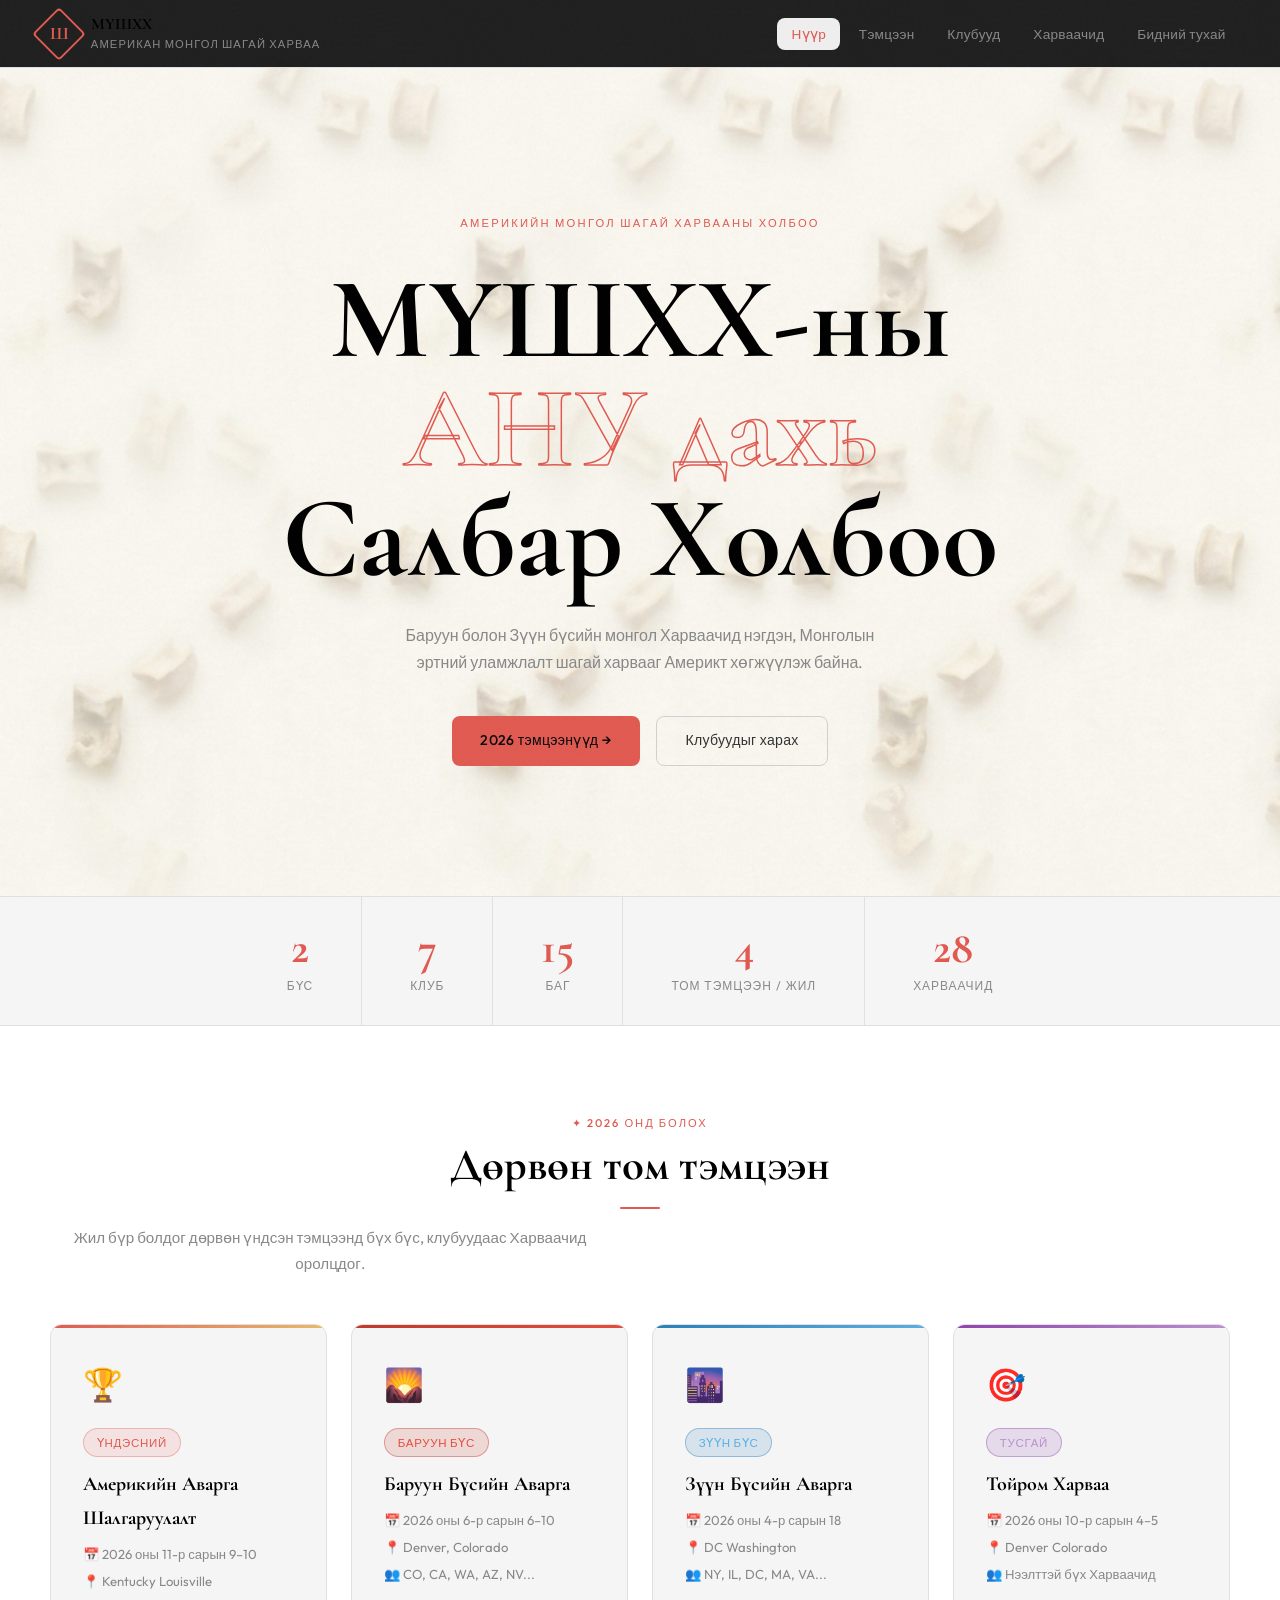
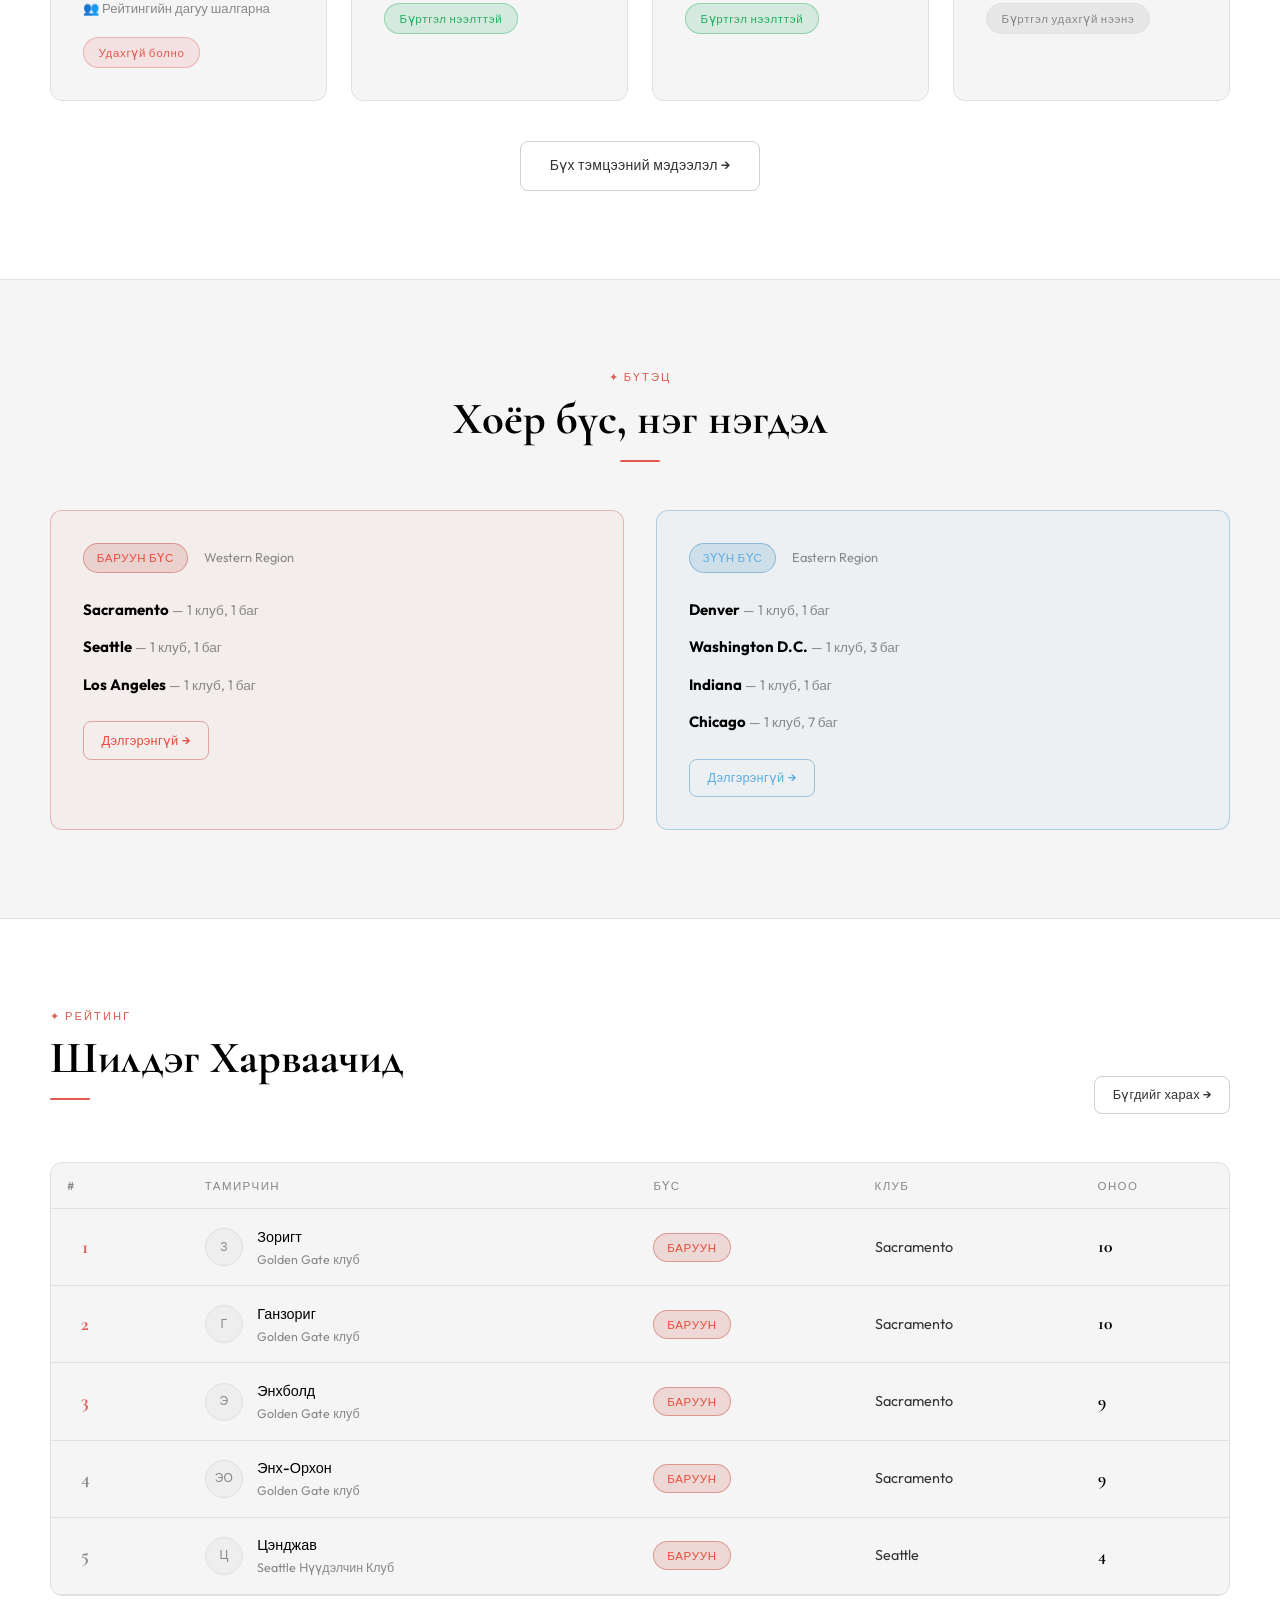
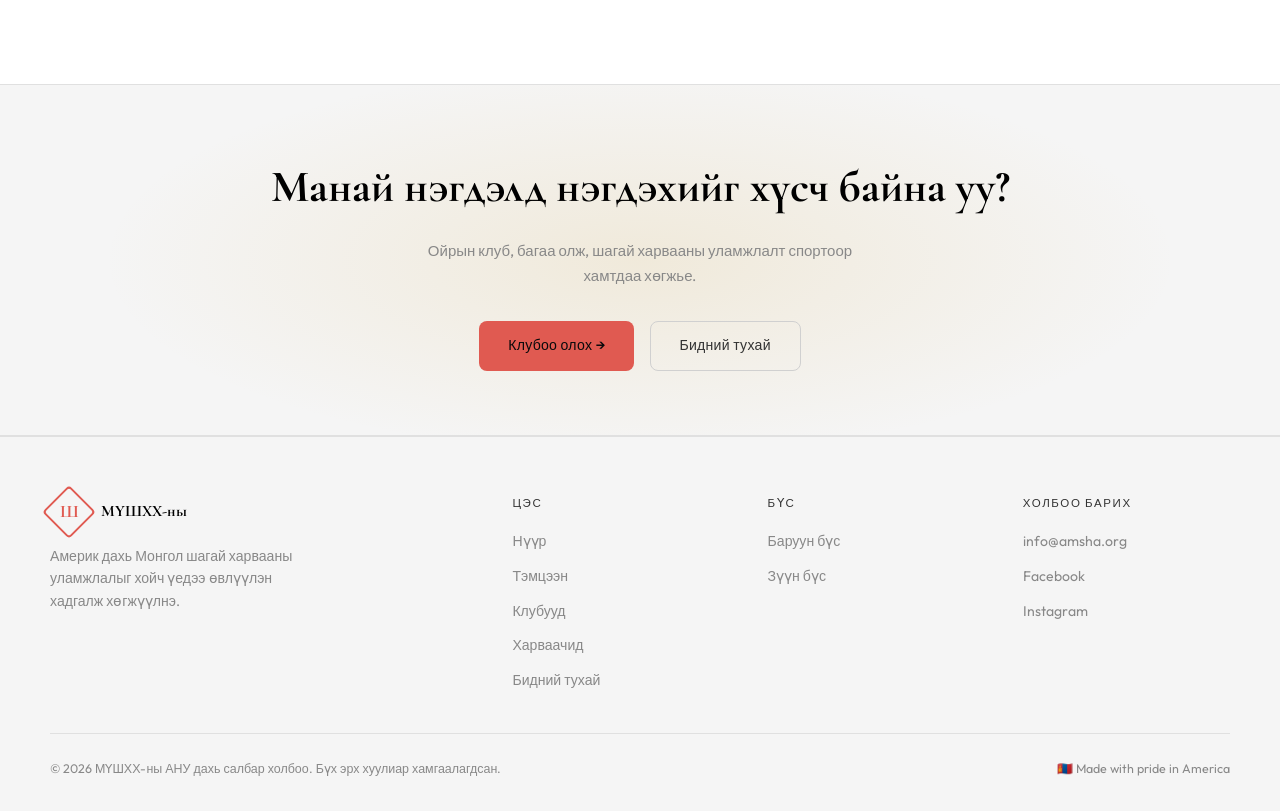
<file: index.html>
<!DOCTYPE html>
<html lang="mn">
<head>
  <meta charset="UTF-8"/>
  <meta name="viewport" content="width=device-width,initial-scale=1.0"/>
  <title>МҮШХХ-ны АНУ дахь салбар холбоо</title>
  <link rel="stylesheet" href="assets/css/style.css"/>
</head>
<body>

<nav>
  <a href="index.html" class="nav-logo">
    <div class="emblem"><span>Ш</span></div>
    <div class="brand">
      <span class="brand-main">МҮШХХ</span>
      <span class="brand-sub">Американ Монгол Шагай Харваа</span>
    </div>
  </a>
  <ul class="nav-links" id="navLinks">
    <li><a href="index.html" class="active">Нүүр</a></li>
    <li><a href="tournaments.html">Тэмцээн</a></li>
    <li><a href="clubs.html">Клубууд</a></li>
    <li><a href="players.html">Харваачид</a></li>
    <li><a href="about.html">Бидний тухай</a></li>
  </ul>
  <div class="nav-hamburger" id="hamburger" onclick="toggleNav()">
    <span></span><span></span><span></span>
  </div>
</nav>

<div class="page">

  <!-- HERO -->
  <section class="hero">
    <div class="hero-bg"></div>
    <div class="hero-grid-lines"></div>
    <div class="hero-eyebrow">
      <span>Америкийн Монгол Шагай Харвааны Холбоо</span>
    </div>
    <h1>
      МҮШХХ-ны
      <span class="accent">АНУ дахь</span>
      Салбар Холбоо
    </h1>
    <p class="hero-desc">
      Баруун болон Зүүн бүсийн монгол Харваачид нэгдэн, Монголын эртний уламжлалт шагай харвааг Америкт хөгжүүлэж байна.
    </p>
    <div class="hero-ctas">
      <a href="tournaments.html" class="btn btn-gold">2026 тэмцээнүүд →</a>
      <a href="clubs.html" class="btn btn-ghost">Клубуудыг харах</a>
    </div>
  </section>

  <!-- STATS -->
  <div class="stats-band">
    <div class="stat-item">
      <div class="stat-num">2</div>
      <div class="stat-label">Бүс</div>
    </div>
    <div class="stat-item">
      <div class="stat-num" id="clubsCount">0</div>
      <div class="stat-label">Клуб</div>
    </div>
    <div class="stat-item">
      <div class="stat-num" id="teamsCount">0</div>
      <div class="stat-label">Баг</div>
    </div>
    <div class="stat-item">
      <div class="stat-num">4</div>
      <div class="stat-label">Том тэмцээн / жил</div>
    </div>
    <div class="stat-item">
      <div class="stat-num" id="playersCount">0</div>
      <div class="stat-label">Харваачид</div>
    </div>
  </div>

  <!-- 4 MAJOR TOURNAMENTS -->
  <section class="section">
    <div class="container">
      <div class="section-header center fade-up">
        <span class="tag">✦ 2026 онд болох</span>
        <h2 class="section-title">Дөрвөн том тэмцээн</h2>
        <div class="rule"></div>
        <p class="section-sub">Жил бүр болдог дөрвөн үндсэн тэмцээнд бүх бүс, клубуудаас Харваачид оролцдог.</p>
      </div>
      <div class="tournament-grid" id="homeTournamentGrid"></div>
      <div style="text-align:center;margin-top:2.5rem">
        <a href="tournaments.html" class="btn btn-ghost">Бүх тэмцээний мэдээлэл →</a>
      </div>
    </div>
  </section>

  <!-- REGIONS PREVIEW -->
  <section class="section" style="background:var(--surface);border-top:1px solid var(--border);border-bottom:1px solid var(--border)">
    <div class="container">
      <div class="section-header center fade-up">
        <span class="tag">✦ Бүтэц</span>
        <h2 class="section-title">Хоёр бүс, нэг нэгдэл</h2>
        <div class="rule"></div>
      </div>
      <div id="regionsPreviewGrid" style="display:grid;grid-template-columns:1fr 1fr;gap:2rem;margin-top:1rem"></div>
    </div>
  </section>

  <!-- TOP PLAYERS PREVIEW -->
  <section class="section">
    <div class="container">
      <div class="section-header fade-up" style="display:flex;justify-content:space-between;align-items:flex-end;flex-wrap:wrap;gap:1rem">
        <div>
          <span class="tag">✦ Рейтинг</span>
          <h2 class="section-title">Шилдэг Харваачид</h2>
          <div class="rule"></div>
        </div>
        <a href="players.html" class="btn btn-ghost btn-sm">Бүгдийг харах →</a>
      </div>
      <div style="border:1px solid var(--border);border-radius:12px;overflow:hidden;background:var(--surface)">
        <table class="ranking-table">
          <thead>
            <tr>
              <th>#</th>
              <th>Тамирчин</th>
              <th>Бүс</th>
              <th>Клуб</th>
              <th>Оноо</th>
            </tr>
          </thead>
          <tbody id="topPlayersBody"></tbody>
        </table>
      </div>
    </div>
  </section>

  <!-- CTA -->
  <div class="cta-strip">
    <h2>Манай нэгдэлд нэгдэхийг хүсч байна уу?</h2>
    <p>Ойрын клуб, багаа олж, шагай харвааны уламжлалт спортоор хамтдаа хөгжье.</p>
    <div style="display:flex;gap:1rem;justify-content:center;flex-wrap:wrap">
      <a href="clubs.html" class="btn btn-gold">Клубоо олох →</a>
      <a href="about.html" class="btn btn-ghost">Бидний тухай</a>
    </div>
  </div>

</div><!-- /page -->

<footer>
  <div class="footer-grid">
    <div>
      <a href="index.html" class="nav-logo" style="margin-bottom:.8rem">
        <div class="emblem"><span>Ш</span></div>
        <div class="brand"><span class="brand-main">МҮШХХ-ны</span></div>
      </a>
      <p class="footer-brand-desc">Америк дахь Монгол шагай харвааны уламжлалыг хойч үедээ өвлүүлэн хадгалж хөгжүүлнэ.</p>
    </div>
    <div>
      <h5>Цэс</h5>
      <ul>
        <li><a href="index.html">Нүүр</a></li>
        <li><a href="tournaments.html">Тэмцээн</a></li>
        <li><a href="clubs.html">Клубууд</a></li>
        <li><a href="players.html">Харваачид</a></li>
        <li><a href="about.html">Бидний тухай</a></li>
      </ul>
    </div>
    <div>
      <h5>Бүс</h5>
      <ul>
        <li><a href="clubs.html#west">Баруун бүс</a></li>
        <li><a href="clubs.html#east">Зүүн бүс</a></li>
      </ul>
    </div>
    <div>
      <h5>Холбоо барих</h5>
      <ul>
        <li><a href="mailto:info@amsha.org">info@amsha.org</a></li>
        <li><a href="#">Facebook</a></li>
        <li><a href="#">Instagram</a></li>
      </ul>
    </div>
  </div>
  <div class="footer-bottom">
    <span>© 2026 МҮШХХ-ны АНУ дахь салбар холбоо. Бүх эрх хуулиар хамгаалагдсан.</span>
    <span>🇲🇳 Made with pride in America</span>
  </div>
</footer>

<script src="assets/js/players-data.js"></script>
<script src="assets/js/tournaments-data.js"></script>
<script>
function toggleNav() {
  document.getElementById('navLinks').classList.toggle('open');
}
function renderHomeTournaments() {
  const grid = document.getElementById('homeTournamentGrid');
  const upcoming = (window.tournamentsData && window.tournamentsData.upcoming) || [];
  const iconByCategory = { national: '🏆', west: '🌄', east: '🌆', special: '🎯' };
  const pillClassByCategory = { national: 'pill-gold', west: 'pill-west', east: 'pill-east', special: '' };
  const cardClassByCategory = { national: 'national', west: 'west', east: 'east', special: 'round' };

  if (!grid) return;
  grid.innerHTML = upcoming.map(t => `
    <div class="t-card ${cardClassByCategory[t.category] || 'round'} fade-up">
      <div class="t-icon">${iconByCategory[t.category] || '🎯'}</div>
      <div style="margin-bottom:.6rem">
        ${
          t.category === 'special'
            ? `<span class="pill" style="background:rgba(142,68,173,.15);border:1px solid rgba(142,68,173,.4);color:#bb8fce">${t.pill.replace('🎯 ', '')}</span>`
            : `<span class="pill ${pillClassByCategory[t.category] || ''}">${t.pill.replace(/^[^\s]+\s/, '')}</span>`
        }
      </div>
      <h3>${t.title.replace(' 2026', '')}</h3>
      <div class="t-meta">
        <span>📅 ${t.date}</span>
        <span>📍 ${t.venueSub}</span>
        <span>👥 ${t.participantsSub || t.participants}</span>
      </div>
      <div><span class="t-status ${t.statusClass}">${t.statusText}</span></div>
    </div>
  `).join('');
}
function renderTopPlayersPreview() {
  const tbody = document.getElementById('topPlayersBody');
  if (!tbody || typeof window.getAllPlayers !== 'function') return;
  const topPlayers = window
    .getAllPlayers()
    .slice()
    .sort((a, b) => (b.score - a.score) || (a.rank - b.rank))
    .slice(0, 5);

  tbody.innerHTML = topPlayers.map((p, idx) => `
    <tr>
      <td><span class="rank-num ${idx < 3 ? 'top3' : ''}">${idx + 1}</span></td>
      <td><div class="player-name-cell"><div class="player-avatar">${p.init || p.name.charAt(0)}</div><div><div class="player-full-name">${p.name}</div><div class="player-club">${p.club}</div></div></div></td>
      <td><span class="pill ${p.region === 'west' ? 'pill-west' : 'pill-east'}">${p.region === 'west' ? 'Баруун' : 'Зүүн'}</span></td>
      <td>${p.city}</td>
      <td><span class="score-val">${p.score}</span></td>
    </tr>
  `).join('');
}
function renderRegionsPreview() {
  const grid = document.getElementById('regionsPreviewGrid');
  if (!grid) return;
  const playersData = window.playersData || {};
  const regionMeta = {
    west: {
      label: 'Баруун бүс',
      english: 'Western Region',
      pillClass: 'pill-west',
      border: 'rgba(192,57,43,.3)',
      bg: 'rgba(192,57,43,.04)',
      buttonBorder: 'rgba(192,57,43,.4)',
      buttonColor: '#e74c3c'
    },
    east: {
      label: 'Зүүн бүс',
      english: 'Eastern Region',
      pillClass: 'pill-east',
      border: 'rgba(41,128,185,.3)',
      bg: 'rgba(41,128,185,.04)',
      buttonBorder: 'rgba(41,128,185,.4)',
      buttonColor: '#5dade2'
    }
  };

  const cards = ['west', 'east'].map(regionKey => {
    const meta = regionMeta[regionKey];
    const cities = (playersData[regionKey] && playersData[regionKey].cities) || [];
    const cityRows = cities.map(city => {
      const clubCount = (city.clubs || []).length;
      const teamCount = (city.clubs || []).reduce((sum, club) => sum + ((club.teams || []).length), 0);
      return `<div class="city-preview-row"><strong style="color:var(--cream)">${city.name}</strong><span style="color:var(--muted);font-size:.85rem"> — ${clubCount} клуб, ${teamCount} баг</span></div>`;
    }).join('');

    return `
      <div style="border:1px solid ${meta.border};border-radius:12px;padding:2rem;background:${meta.bg}">
        <div style="display:flex;align-items:center;gap:1rem;margin-bottom:1.5rem">
          <span class="pill ${meta.pillClass}">${meta.label}</span>
          <span style="font-size:.8rem;color:var(--muted)">${meta.english}</span>
        </div>
        <div style="display:flex;flex-direction:column;gap:.75rem">
          ${cityRows || '<span style="color:var(--muted);font-size:.9rem">Одоогоор мэдээлэл алга.</span>'}
        </div>
        <a href="clubs.html#${regionKey}" class="btn btn-ghost btn-sm" style="margin-top:1.5rem;border-color:${meta.buttonBorder};color:${meta.buttonColor}">Дэлгэрэнгүй →</a>
      </div>
    `;
  });

  grid.innerHTML = cards.join('');
}
const playersCountEl = document.getElementById('playersCount');
const clubsCountEl = document.getElementById('clubsCount');
const teamsCountEl = document.getElementById('teamsCount');
if (playersCountEl && typeof window.getAllPlayers === 'function') {
  const players = window.getAllPlayers();
  playersCountEl.textContent = players.length;
  if (clubsCountEl) {
    clubsCountEl.textContent = new Set(players.map(p => p.club)).size;
  }
  if (teamsCountEl) {
    teamsCountEl.textContent = new Set(players.map(p => `${p.club}::${p.team}`)).size;
  }
}
renderHomeTournaments();
renderTopPlayersPreview();
renderRegionsPreview();
document.querySelectorAll('.fade-up').forEach(el => {
  const obs = new IntersectionObserver(([e]) => { if (e.isIntersecting) { el.classList.add('visible'); obs.unobserve(el); } }, { threshold: .1 });
  obs.observe(el);
});
</script>
</body>
</html>
</file>
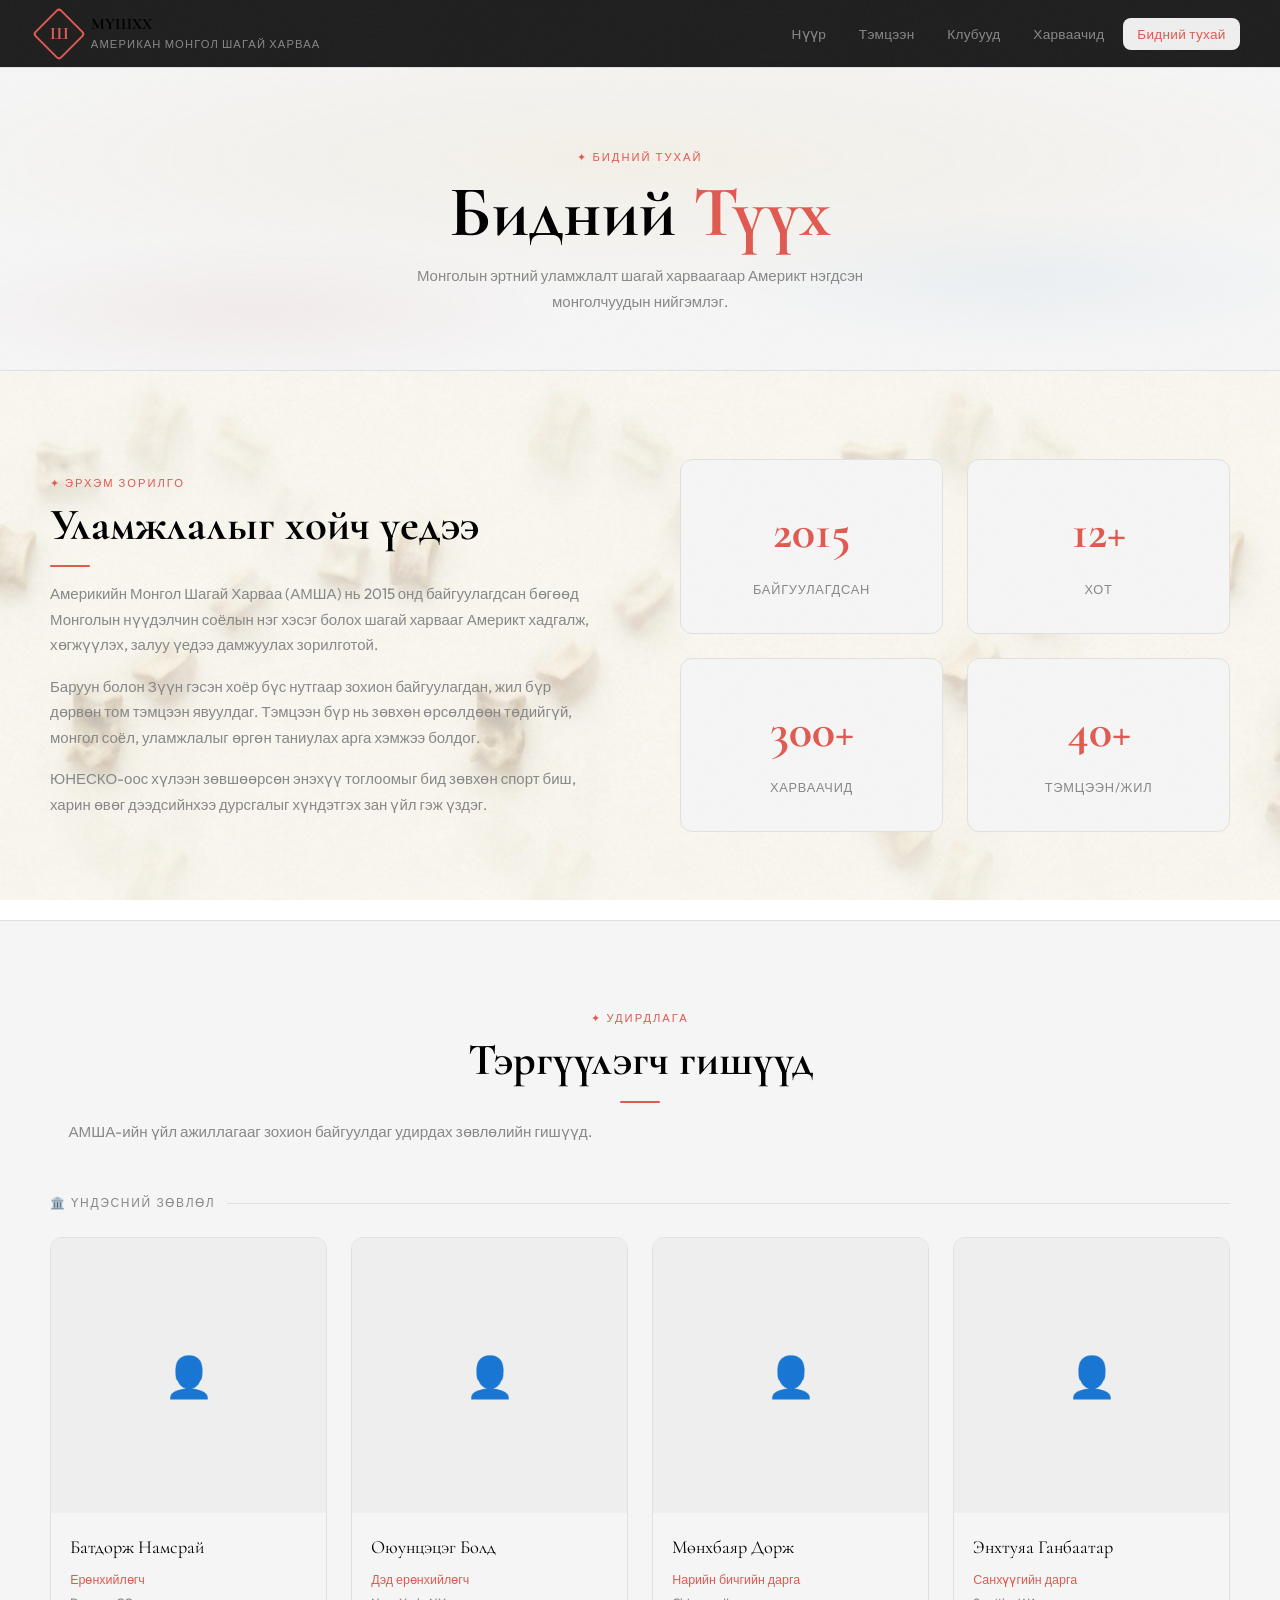
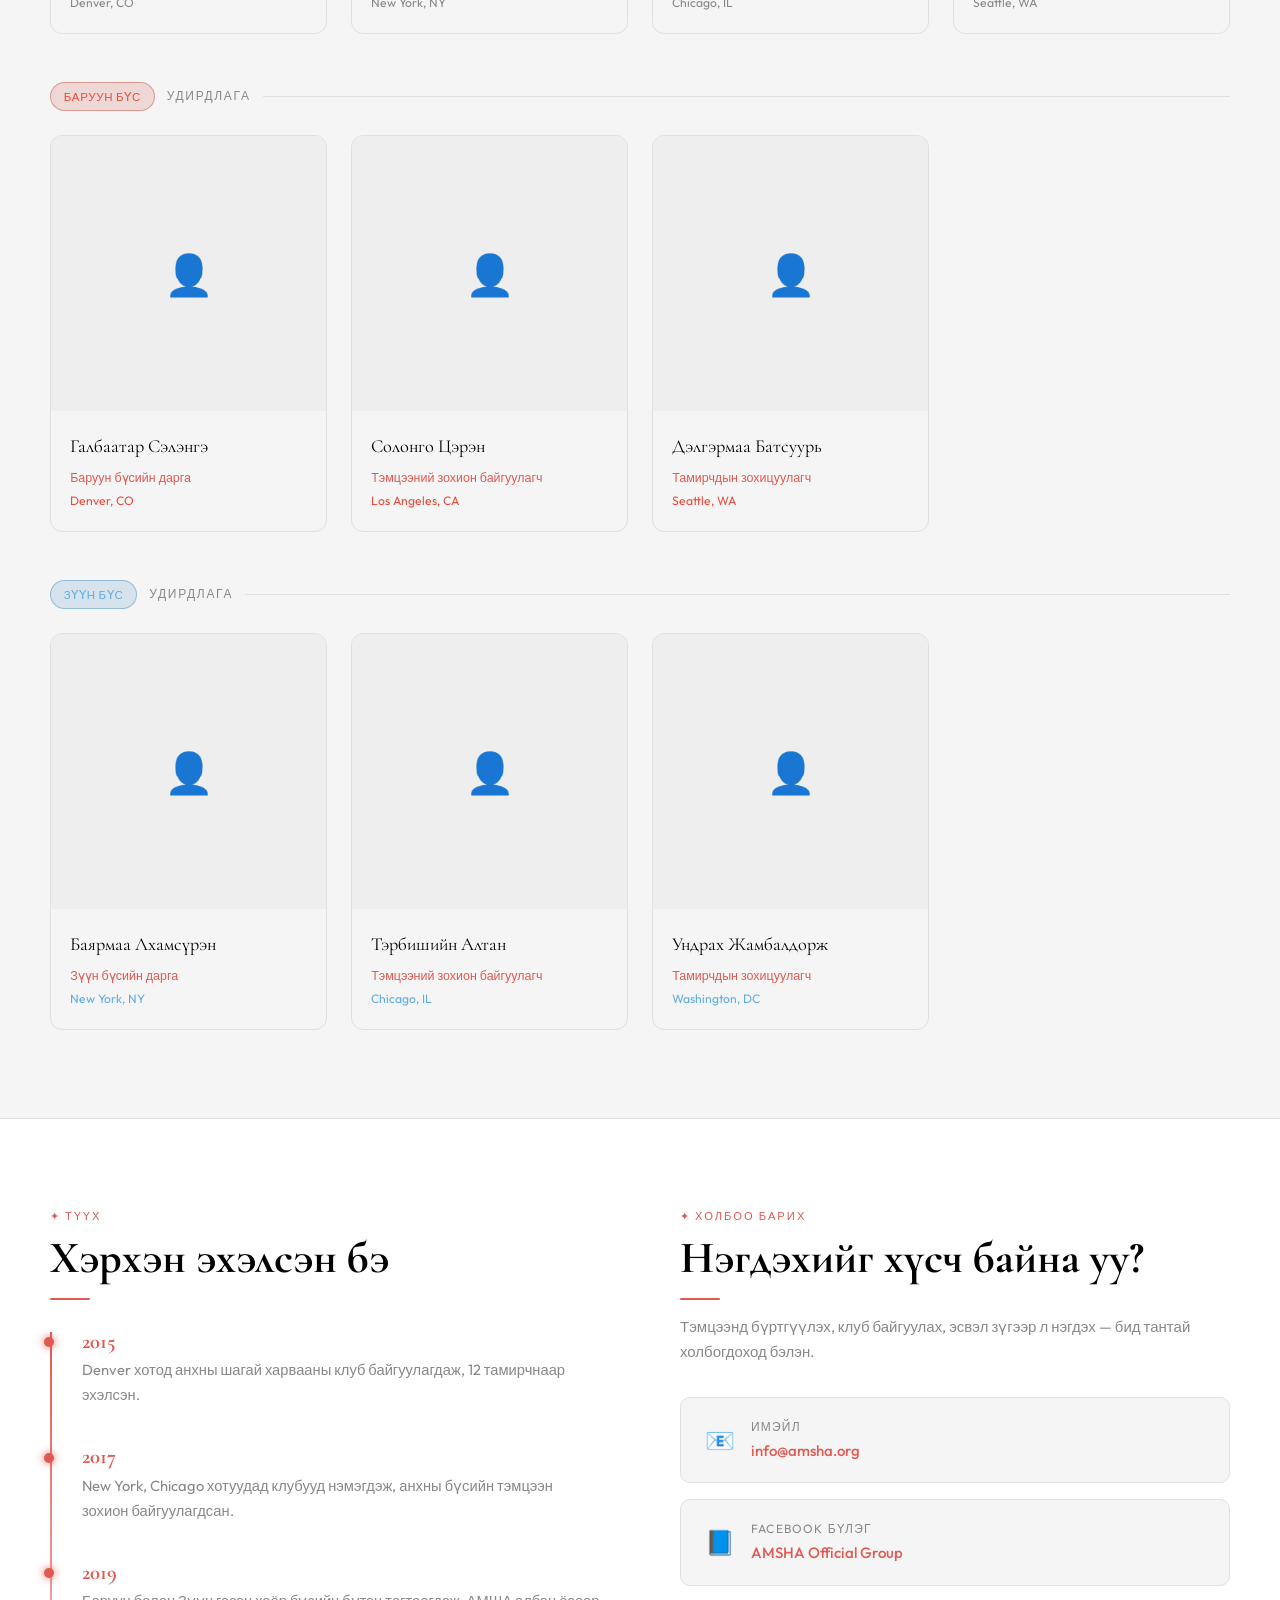
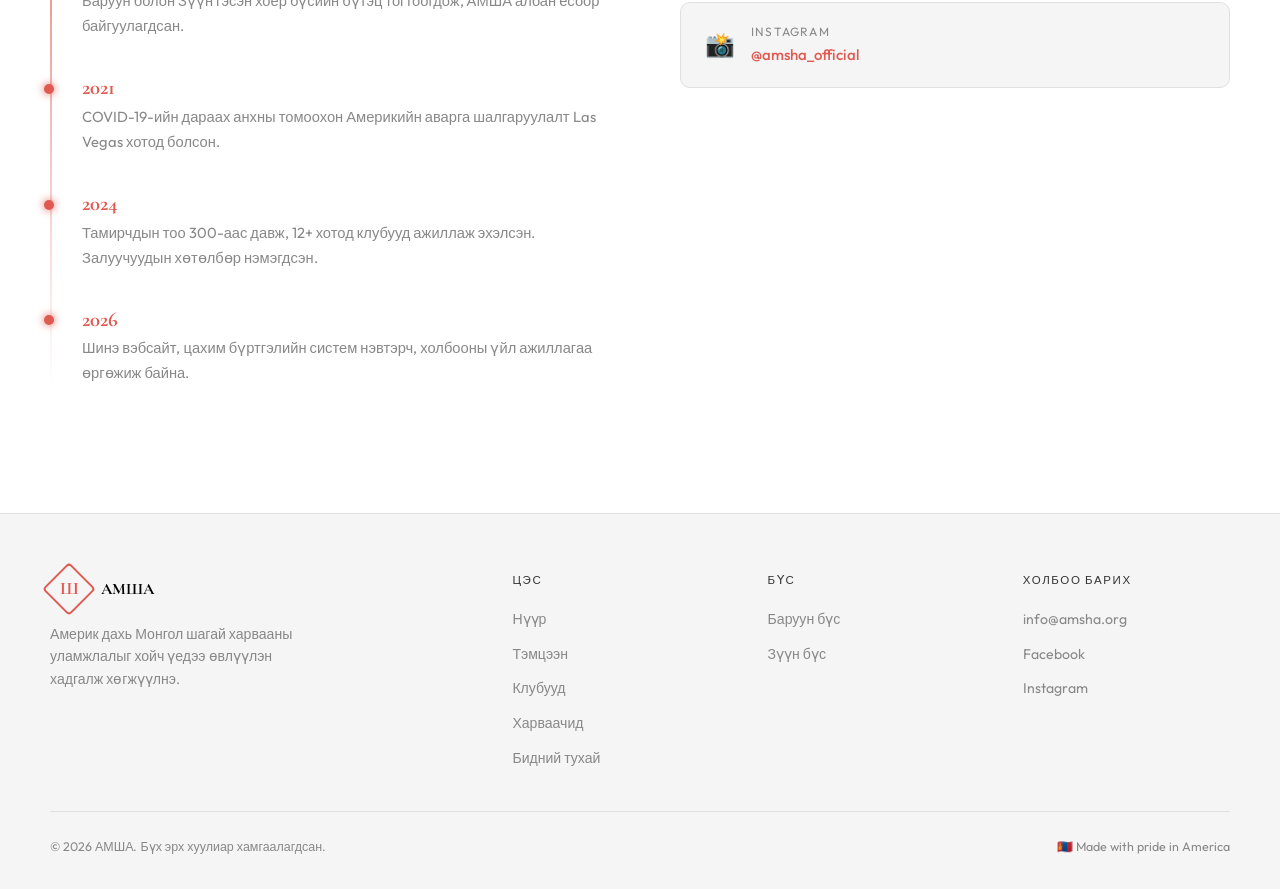
<file: about.html>
<!DOCTYPE html>
<html lang="mn">
<head>
  <meta charset="UTF-8"/>
  <meta name="viewport" content="width=device-width,initial-scale=1.0"/>
  <title>Бидний тухай — АМША</title>
  <link rel="stylesheet" href="assets/css/style.css"/>
</head>
<body>
<nav>
  <a href="index.html" class="nav-logo">
  <div class="emblem"><span>Ш</span></div>
    <div class="brand">
      <span class="brand-main">МҮШХХ</span>
      <span class="brand-sub">Американ Монгол Шагай Харваа</span>
    </div>  </a>
  <ul class="nav-links" id="navLinks">
    <li><a href="index.html">Нүүр</a></li>
    <li><a href="tournaments.html">Тэмцээн</a></li>
    <li><a href="clubs.html">Клубууд</a></li>
    <li><a href="players.html">Харваачид</a></li>
    <li><a href="about.html" class="active">Бидний тухай</a></li>
  </ul>
  <div class="nav-hamburger" onclick="toggleNav()"><span></span><span></span><span></span></div>
</nav>
<div class="page">

  <section style="padding:5rem 2rem 3.5rem;text-align:center;position:relative;overflow:hidden;background:var(--surface);border-bottom:1px solid var(--border)">
    <div class="hero-bg"></div>
    <span class="tag" style="position:relative">✦ Бидний тухай</span>
    <h1 style="font-family:'Cormorant Garamond',serif;font-size:clamp(2.5rem,6vw,4.5rem);font-weight:700;color:var(--cream);line-height:1.05;margin-top:.5rem;position:relative">Бидний <span style="color:var(--gold)">Түүх</span></h1>
    <p style="color:var(--muted);max-width:520px;margin:.8rem auto 0;position:relative">Монголын эртний уламжлалт шагай харваагаар Америкт нэгдсэн монголчуудын нийгэмлэг.</p>
  </section>

  <!-- MISSION -->
  <section class="section">
    <div class="container">
      <div style="display:grid;grid-template-columns:1fr 1fr;gap:5rem;align-items:center">
        <div>
          <span class="tag">✦ Эрхэм зорилго</span>
          <h2 class="section-title">Уламжлалыг хойч үедээ</h2>
          <div class="rule"></div>
          <p style="color:var(--muted);margin-bottom:1rem">Америкийн Монгол Шагай Харваа (АМША) нь 2015 онд байгуулагдсан бөгөөд Монголын нүүдэлчин соёлын нэг хэсэг болох шагай харвааг Америкт хадгалж, хөгжүүлэх, залуу үедээ дамжуулах зорилготой.</p>
          <p style="color:var(--muted);margin-bottom:1rem">Баруун болон Зүүн гэсэн хоёр бүс нутгаар зохион байгуулагдан, жил бүр дөрвөн том тэмцээн явуулдаг. Тэмцээн бүр нь зөвхөн өрсөлдөөн төдийгүй, монгол соёл, уламжлалыг өргөн таниулах арга хэмжээ болдог.</p>
          <p style="color:var(--muted)">ЮНЕСКО-оос хүлээн зөвшөөрсөн энэхүү тоглоомыг бид зөвхөн спорт биш, харин өвөг дээдсийнхээ дурсгалыг хүндэтгэх зан үйл гэж үздэг.</p>
        </div>
        <div style="display:grid;grid-template-columns:1fr 1fr;gap:1.5rem">
          <div style="border:1px solid var(--border);border-radius:12px;padding:2rem;background:var(--surface);text-align:center">
            <div style="font-family:'Cormorant Garamond',serif;font-size:3rem;font-weight:700;color:var(--gold)">2015</div>
            <div style="font-size:.8rem;color:var(--muted);margin-top:.3rem;letter-spacing:.06em;text-transform:uppercase">Байгуулагдсан</div>
          </div>
          <div style="border:1px solid var(--border);border-radius:12px;padding:2rem;background:var(--surface);text-align:center">
            <div style="font-family:'Cormorant Garamond',serif;font-size:3rem;font-weight:700;color:var(--gold)">12+</div>
            <div style="font-size:.8rem;color:var(--muted);margin-top:.3rem;letter-spacing:.06em;text-transform:uppercase">Хот</div>
          </div>
          <div style="border:1px solid var(--border);border-radius:12px;padding:2rem;background:var(--surface);text-align:center">
            <div style="font-family:'Cormorant Garamond',serif;font-size:3rem;font-weight:700;color:var(--gold)">300+</div>
            <div style="font-size:.8rem;color:var(--muted);margin-top:.3rem;letter-spacing:.06em;text-transform:uppercase">Харваачид</div>
          </div>
          <div style="border:1px solid var(--border);border-radius:12px;padding:2rem;background:var(--surface);text-align:center">
            <div style="font-family:'Cormorant Garamond',serif;font-size:3rem;font-weight:700;color:var(--gold)">40+</div>
            <div style="font-size:.8rem;color:var(--muted);margin-top:.3rem;letter-spacing:.06em;text-transform:uppercase">Тэмцээн/жил</div>
          </div>
        </div>
      </div>
    </div>
  </section>

  <!-- LEADERSHIP -->
  <section class="section" style="background:var(--surface);border-top:1px solid var(--border);border-bottom:1px solid var(--border)">
    <div class="container">
      <div class="section-header center">
        <span class="tag">✦ Удирдлага</span>
        <h2 class="section-title">Тэргүүлэгч гишүүд</h2>
        <div class="rule"></div>
        <p class="section-sub">АМША-ийн үйл ажиллагааг зохион байгуулдаг удирдах зөвлөлийн гишүүд.</p>
      </div>

      <!-- NATIONAL BOARD -->
      <div style="margin-bottom:3rem">
        <div class="city-name" style="margin-bottom:1.5rem">🏛️ Үндэсний зөвлөл</div>
        <div class="leaders-grid">
          <div class="leader-card">
            <div class="leader-photo">👤</div>
            <div class="leader-info">
              <div class="leader-name">Батдорж Намсрай</div>
              <div class="leader-role">Ерөнхийлөгч</div>
              <div class="leader-region">Denver, CO</div>
            </div>
          </div>
          <div class="leader-card">
            <div class="leader-photo">👤</div>
            <div class="leader-info">
              <div class="leader-name">Оюунцэцэг Болд</div>
              <div class="leader-role">Дэд ерөнхийлөгч</div>
              <div class="leader-region">New York, NY</div>
            </div>
          </div>
          <div class="leader-card">
            <div class="leader-photo">👤</div>
            <div class="leader-info">
              <div class="leader-name">Мөнхбаяр Дорж</div>
              <div class="leader-role">Нарийн бичгийн дарга</div>
              <div class="leader-region">Chicago, IL</div>
            </div>
          </div>
          <div class="leader-card">
            <div class="leader-photo">👤</div>
            <div class="leader-info">
              <div class="leader-name">Энхтуяа Ганбаатар</div>
              <div class="leader-role">Санхүүгийн дарга</div>
              <div class="leader-region">Seattle, WA</div>
            </div>
          </div>
        </div>
      </div>

      <!-- WEST LEADERSHIP -->
      <div style="margin-bottom:3rem">
        <div class="city-name" style="margin-bottom:1.5rem"><span class="pill pill-west">Баруун бүс</span> Удирдлага</div>
        <div class="leaders-grid">
          <div class="leader-card">
            <div class="leader-photo">👤</div>
            <div class="leader-info">
              <div class="leader-name">Галбаатар Сэлэнгэ</div>
              <div class="leader-role">Баруун бүсийн дарга</div>
              <div class="leader-region" style="color:#e74c3c">Denver, CO</div>
            </div>
          </div>
          <div class="leader-card">
            <div class="leader-photo">👤</div>
            <div class="leader-info">
              <div class="leader-name">Солонго Цэрэн</div>
              <div class="leader-role">Тэмцээний зохион байгуулагч</div>
              <div class="leader-region" style="color:#e74c3c">Los Angeles, CA</div>
            </div>
          </div>
          <div class="leader-card">
            <div class="leader-photo">👤</div>
            <div class="leader-info">
              <div class="leader-name">Дэлгэрмаа Батсуурь</div>
              <div class="leader-role">Тамирчдын зохицуулагч</div>
              <div class="leader-region" style="color:#e74c3c">Seattle, WA</div>
            </div>
          </div>
        </div>
      </div>

      <!-- EAST LEADERSHIP -->
      <div>
        <div class="city-name" style="margin-bottom:1.5rem"><span class="pill pill-east">Зүүн бүс</span> Удирдлага</div>
        <div class="leaders-grid">
          <div class="leader-card">
            <div class="leader-photo">👤</div>
            <div class="leader-info">
              <div class="leader-name">Баярмаа Лхамсүрэн</div>
              <div class="leader-role">Зүүн бүсийн дарга</div>
              <div class="leader-region" style="color:#5dade2">New York, NY</div>
            </div>
          </div>
          <div class="leader-card">
            <div class="leader-photo">👤</div>
            <div class="leader-info">
              <div class="leader-name">Тэрбишийн Алтан</div>
              <div class="leader-role">Тэмцээний зохион байгуулагч</div>
              <div class="leader-region" style="color:#5dade2">Chicago, IL</div>
            </div>
          </div>
          <div class="leader-card">
            <div class="leader-photo">👤</div>
            <div class="leader-info">
              <div class="leader-name">Ундрах Жамбалдорж</div>
              <div class="leader-role">Тамирчдын зохицуулагч</div>
              <div class="leader-region" style="color:#5dade2">Washington, DC</div>
            </div>
          </div>
        </div>
      </div>
    </div>
  </section>

  <!-- TIMELINE -->
  <section class="section">
    <div class="container">
      <div style="display:grid;grid-template-columns:1fr 1fr;gap:5rem;align-items:start">
        <div>
          <span class="tag">✦ Түүх</span>
          <h2 class="section-title">Хэрхэн эхэлсэн бэ</h2>
          <div class="rule"></div>
          <div class="timeline" style="margin-top:2rem">
            <div class="tl-item">
              <div class="tl-dot"></div>
              <div class="tl-year">2015</div>
              <div class="tl-text">Denver хотод анхны шагай харвааны клуб байгуулагдаж, 12 тамирчнаар эхэлсэн.</div>
            </div>
            <div class="tl-item">
              <div class="tl-dot"></div>
              <div class="tl-year">2017</div>
              <div class="tl-text">New York, Chicago хотуудад клубууд нэмэгдэж, анхны бүсийн тэмцээн зохион байгуулагдсан.</div>
            </div>
            <div class="tl-item">
              <div class="tl-dot"></div>
              <div class="tl-year">2019</div>
              <div class="tl-text">Баруун болон Зүүн гэсэн хоёр бүсийн бүтэц тогтоогдож, АМША албан ёсоор байгуулагдсан.</div>
            </div>
            <div class="tl-item">
              <div class="tl-dot"></div>
              <div class="tl-year">2021</div>
              <div class="tl-text">COVID-19-ийн дараах анхны томоохон Америкийн аварга шалгаруулалт Las Vegas хотод болсон.</div>
            </div>
            <div class="tl-item">
              <div class="tl-dot"></div>
              <div class="tl-year">2024</div>
              <div class="tl-text">Тамирчдын тоо 300-аас давж, 12+ хотод клубууд ажиллаж эхэлсэн. Залуучуудын хөтөлбөр нэмэгдсэн.</div>
            </div>
            <div class="tl-item">
              <div class="tl-dot"></div>
              <div class="tl-year">2026</div>
              <div class="tl-text">Шинэ вэбсайт, цахим бүртгэлийн систем нэвтэрч, холбооны үйл ажиллагаа өргөжиж байна.</div>
            </div>
          </div>
        </div>
        <div>
          <span class="tag">✦ Холбоо барих</span>
          <h2 class="section-title">Нэгдэхийг хүсч байна уу?</h2>
          <div class="rule"></div>
          <p style="color:var(--muted);margin-bottom:2rem">Тэмцээнд бүртгүүлэх, клуб байгуулах, эсвэл зүгээр л нэгдэх — бид тантай холбогдоход бэлэн.</p>
          <div style="display:flex;flex-direction:column;gap:1rem">
            <div style="display:flex;align-items:center;gap:1rem;padding:1.2rem 1.5rem;border:1px solid var(--border);border-radius:10px;background:var(--surface)">
              <span style="font-size:1.5rem">📧</span>
              <div>
                <div style="font-size:.75rem;color:var(--muted);letter-spacing:.1em;text-transform:uppercase">Имэйл</div>
                <a href="mailto:info@amsha.org" style="color:var(--gold);text-decoration:none;font-weight:500">info@amsha.org</a>
              </div>
            </div>
            <div style="display:flex;align-items:center;gap:1rem;padding:1.2rem 1.5rem;border:1px solid var(--border);border-radius:10px;background:var(--surface)">
              <span style="font-size:1.5rem">📘</span>
              <div>
                <div style="font-size:.75rem;color:var(--muted);letter-spacing:.1em;text-transform:uppercase">Facebook бүлэг</div>
                <a href="#" style="color:var(--gold);text-decoration:none;font-weight:500">AMSHA Official Group</a>
              </div>
            </div>
            <div style="display:flex;align-items:center;gap:1rem;padding:1.2rem 1.5rem;border:1px solid var(--border);border-radius:10px;background:var(--surface)">
              <span style="font-size:1.5rem">📸</span>
              <div>
                <div style="font-size:.75rem;color:var(--muted);letter-spacing:.1em;text-transform:uppercase">Instagram</div>
                <a href="#" style="color:var(--gold);text-decoration:none;font-weight:500">@amsha_official</a>
              </div>
            </div>
          </div>
        </div>
      </div>
    </div>
  </section>

</div>

<footer>
  <div class="footer-grid">
    <div><a href="index.html" class="nav-logo"><div class="emblem"><span>Ш</span></div><div class="brand"><span class="brand-main">АМША</span></div></a><p class="footer-brand-desc">Америк дахь Монгол шагай харвааны уламжлалыг хойч үедээ өвлүүлэн хадгалж хөгжүүлнэ.</p></div>
    <div><h5>Цэс</h5><ul><li><a href="index.html">Нүүр</a></li><li><a href="tournaments.html">Тэмцээн</a></li><li><a href="clubs.html">Клубууд</a></li><li><a href="players.html">Харваачид</a></li><li><a href="about.html">Бидний тухай</a></li></ul></div>
    <div><h5>Бүс</h5><ul><li><a href="clubs.html#west">Баруун бүс</a></li><li><a href="clubs.html#east">Зүүн бүс</a></li></ul></div>
    <div><h5>Холбоо барих</h5><ul><li><a href="mailto:info@amsha.org">info@amsha.org</a></li><li><a href="#">Facebook</a></li><li><a href="#">Instagram</a></li></ul></div>
  </div>
  <div class="footer-bottom"><span>© 2026 АМША. Бүх эрх хуулиар хамгаалагдсан.</span><span>🇲🇳 Made with pride in America</span></div>
</footer>
<script>
function toggleNav(){document.getElementById('navLinks').classList.toggle('open');}
document.querySelectorAll('.fade-up').forEach(el=>{
  new IntersectionObserver(([e])=>{if(e.isIntersecting){el.classList.add('visible');}},{threshold:.1}).observe(el);
});
</script>
</body>
</html>
</file>
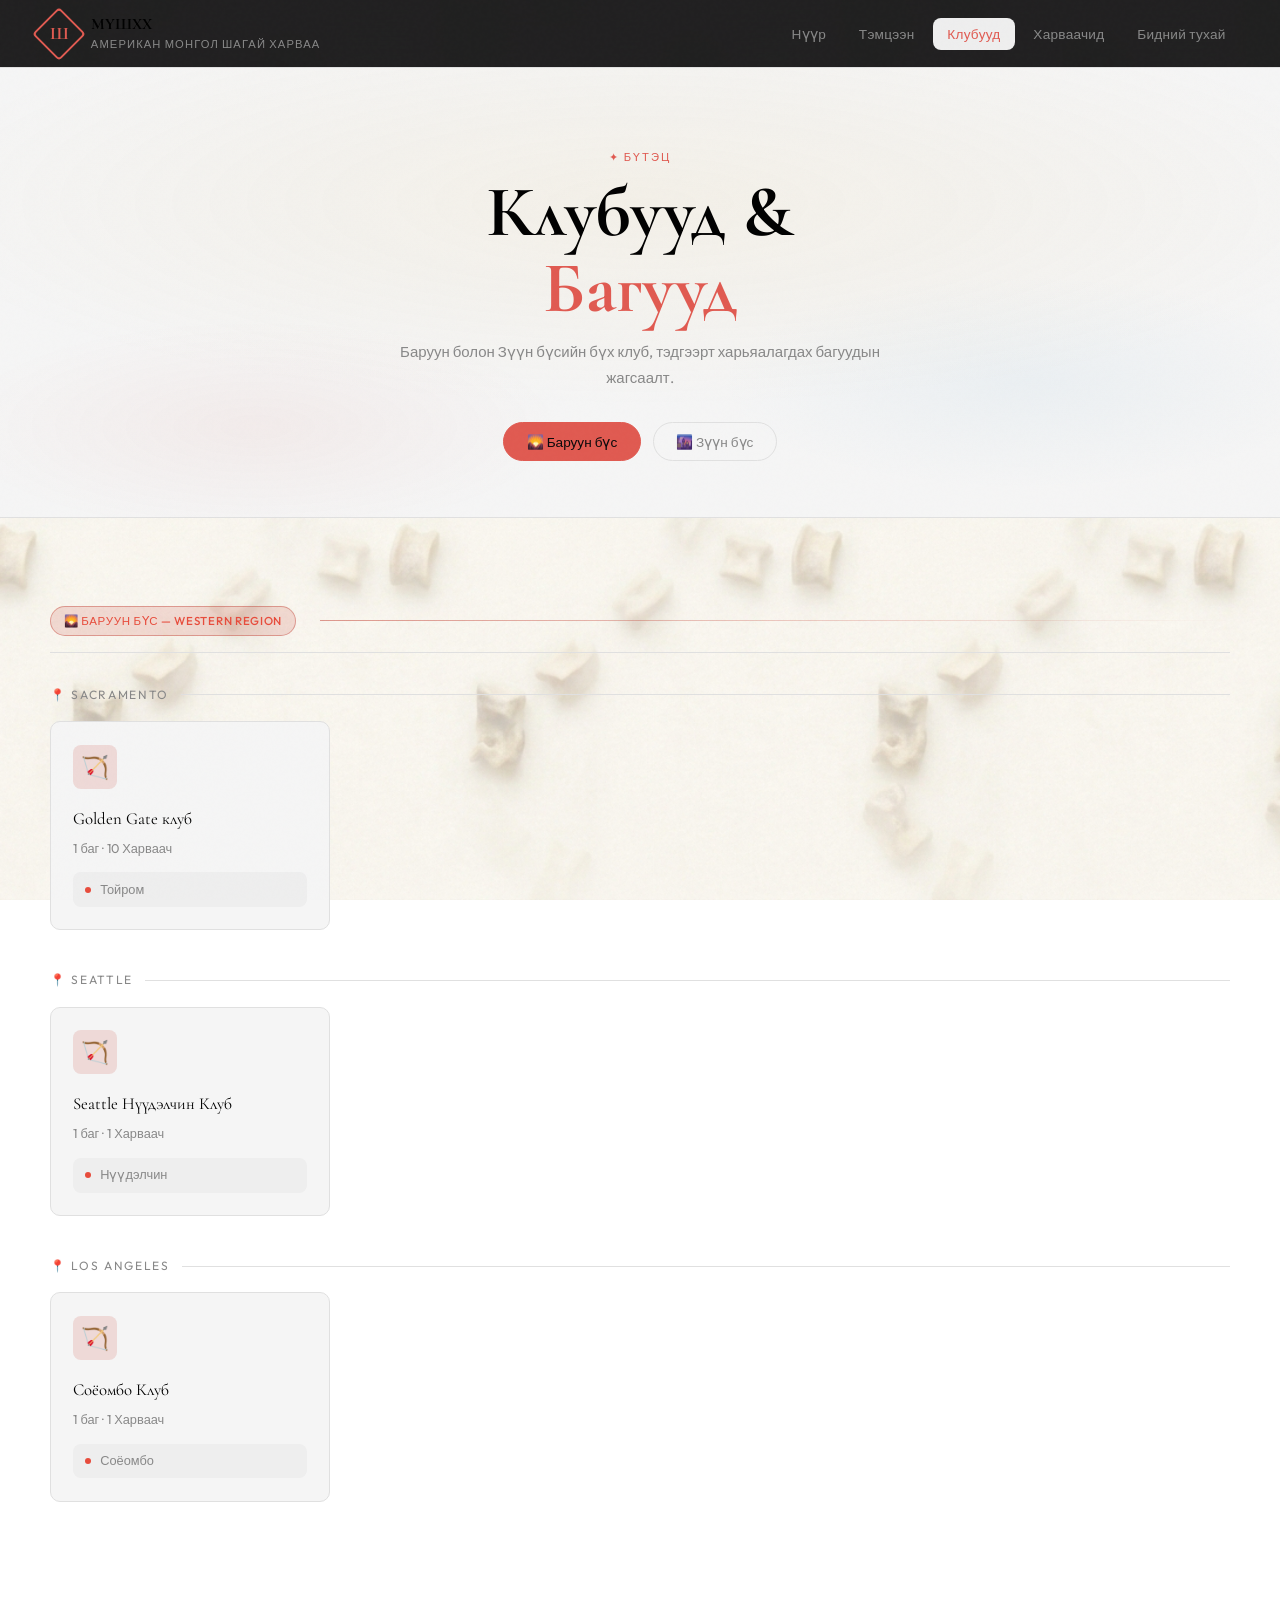
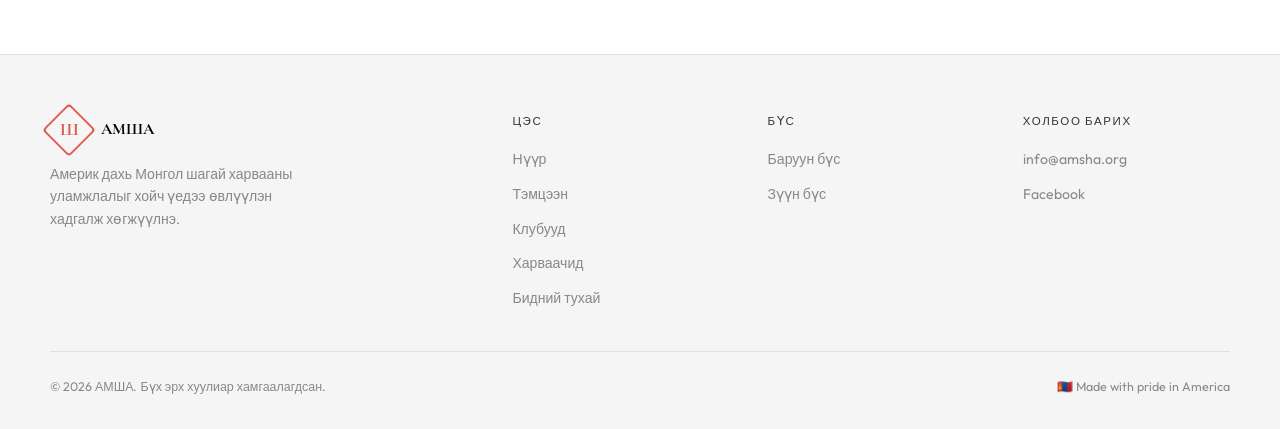
<file: clubs.html>
<!DOCTYPE html>
<html lang="mn">
<head>
  <meta charset="UTF-8"/>
  <meta name="viewport" content="width=device-width,initial-scale=1.0"/>
  <title>Клубууд — АМША</title>
  <link rel="stylesheet" href="assets/css/style.css"/>
</head>
<body>
<nav>
  <a href="index.html" class="nav-logo">
  <div class="emblem"><span>Ш</span></div>
    <div class="brand">
      <span class="brand-main">МҮШХХ</span>
      <span class="brand-sub">Американ Монгол Шагай Харваа</span>
    </div>  </a>
  <ul class="nav-links" id="navLinks">
    <li><a href="index.html">Нүүр</a></li>
    <li><a href="tournaments.html">Тэмцээн</a></li>
    <li><a href="clubs.html" class="active">Клубууд</a></li>
    <li><a href="players.html">Харваачид</a></li>
    <li><a href="about.html">Бидний тухай</a></li>
  </ul>
  <div class="nav-hamburger" onclick="toggleNav()"><span></span><span></span><span></span></div>
</nav>
<div class="page">

  <section style="padding:5rem 2rem 3.5rem;text-align:center;position:relative;overflow:hidden;background:var(--surface);border-bottom:1px solid var(--border)">
    <div class="hero-bg"></div>
    <span class="tag" style="position:relative">✦ Бүтэц</span>
    <h1 style="font-family:'Cormorant Garamond',serif;font-size:clamp(2.5rem,6vw,4.5rem);font-weight:700;color:var(--cream);line-height:1.05;margin-top:.5rem;position:relative">Клубууд &<br><span style="color:var(--gold)">Багууд</span></h1>
    <p style="color:var(--muted);max-width:500px;margin:.8rem auto 0;position:relative">Баруун болон Зүүн бүсийн бүх клуб, тэдгээрт харьяалагдах багуудын жагсаалт.</p>

    <!-- REGION TABS -->
    <div style="display:flex;gap:.75rem;justify-content:center;margin-top:2rem;position:relative">
      <button class="tab-btn active" onclick="switchRegion('west',this)">🌄 Баруун бүс</button>
      <button class="tab-btn" onclick="switchRegion('east',this)">🌆 Зүүн бүс</button>
    </div>
  </section>

  <section class="section">
    <div class="container">

      <!-- WEST REGION -->
      <div id="region-west" class="tab-content active">
        <div class="region-block" id="west"></div>
      </div>

      <!-- EAST REGION -->
      <div id="region-east" class="tab-content">
        <div class="region-block" id="east"></div>
      </div>

    </div>
  </section>
</div>

<footer>
  <div class="footer-grid">
    <div><a href="index.html" class="nav-logo"><div class="emblem"><span>Ш</span></div><div class="brand"><span class="brand-main">АМША</span></div></a><p class="footer-brand-desc">Америк дахь Монгол шагай харвааны уламжлалыг хойч үедээ өвлүүлэн хадгалж хөгжүүлнэ.</p></div>
    <div><h5>Цэс</h5><ul><li><a href="index.html">Нүүр</a></li><li><a href="tournaments.html">Тэмцээн</a></li><li><a href="clubs.html">Клубууд</a></li><li><a href="players.html">Харваачид</a></li><li><a href="about.html">Бидний тухай</a></li></ul></div>
    <div><h5>Бүс</h5><ul><li><a href="#west">Баруун бүс</a></li><li><a href="#east">Зүүн бүс</a></li></ul></div>
    <div><h5>Холбоо барих</h5><ul><li><a href="mailto:info@amsha.org">info@amsha.org</a></li><li><a href="#">Facebook</a></li></ul></div>
  </div>
  <div class="footer-bottom"><span>© 2026 АМША. Бүх эрх хуулиар хамгаалагдсан.</span><span>🇲🇳 Made with pride in America</span></div>
</footer>

<script src="assets/js/players-data.js"></script>
<script>
function toggleNav(){document.getElementById('navLinks').classList.toggle('open');}
function switchRegion(id,btn){
  document.querySelectorAll('[id^="region-"]').forEach(t=>t.classList.remove('active'));
  document.querySelectorAll('.tab-btn').forEach(b=>b.classList.remove('active'));
  document.getElementById('region-'+id).classList.add('active');
  btn.classList.add('active');
}
function renderRegion(regionKey) {
  const mount = document.getElementById(regionKey);
  const regionData = (window.playersData && window.playersData[regionKey]) || { cities: [] };
  const isWest = regionKey === 'west';
  const regionLabel = isWest ? '🌄 Баруун бүс — Western Region' : '🌆 Зүүн бүс — Eastern Region';
  const pillClass = isWest ? 'pill-west' : 'pill-east';
  const lineClass = isWest ? 'west' : 'east';
  const dotClass = isWest ? 'west' : 'east';
  const badgeClass = isWest ? 'west' : 'east';

  mount.innerHTML = `
    <div class="region-header">
      <span class="pill ${pillClass}">${regionLabel}</span>
      <div class="region-line ${lineClass}"></div>
    </div>
    ${(regionData.cities || []).map(city => `
      <div class="city-section">
        <div class="city-name">📍 ${city.name}</div>
        <div class="clubs-row">
          ${(city.clubs || []).map(club => {
            const teams = club.teams || [];
            const playerCount = teams.reduce((sum, t) => sum + ((t.players || []).length), 0);
            return `
              <div class="club-card">
                <div class="club-badge ${badgeClass}">🏹</div>
                <div class="club-name">${club.name}</div>
                <div class="club-teams">${teams.length} баг · ${playerCount} Харваач</div>
                <div class="team-list">
                  ${teams.map(team => `<div class="team-item"><span class="team-dot ${dotClass}"></span>${team.name}</div>`).join('')}
                </div>
              </div>
            `;
          }).join('')}
        </div>
      </div>
    `).join('')}
  `;
}
renderRegion('west');
renderRegion('east');
// Auto-switch based on hash
if(window.location.hash==='#east'){
  document.querySelectorAll('.tab-btn')[1].click();
}
</script>
</body>
</html>
</file>
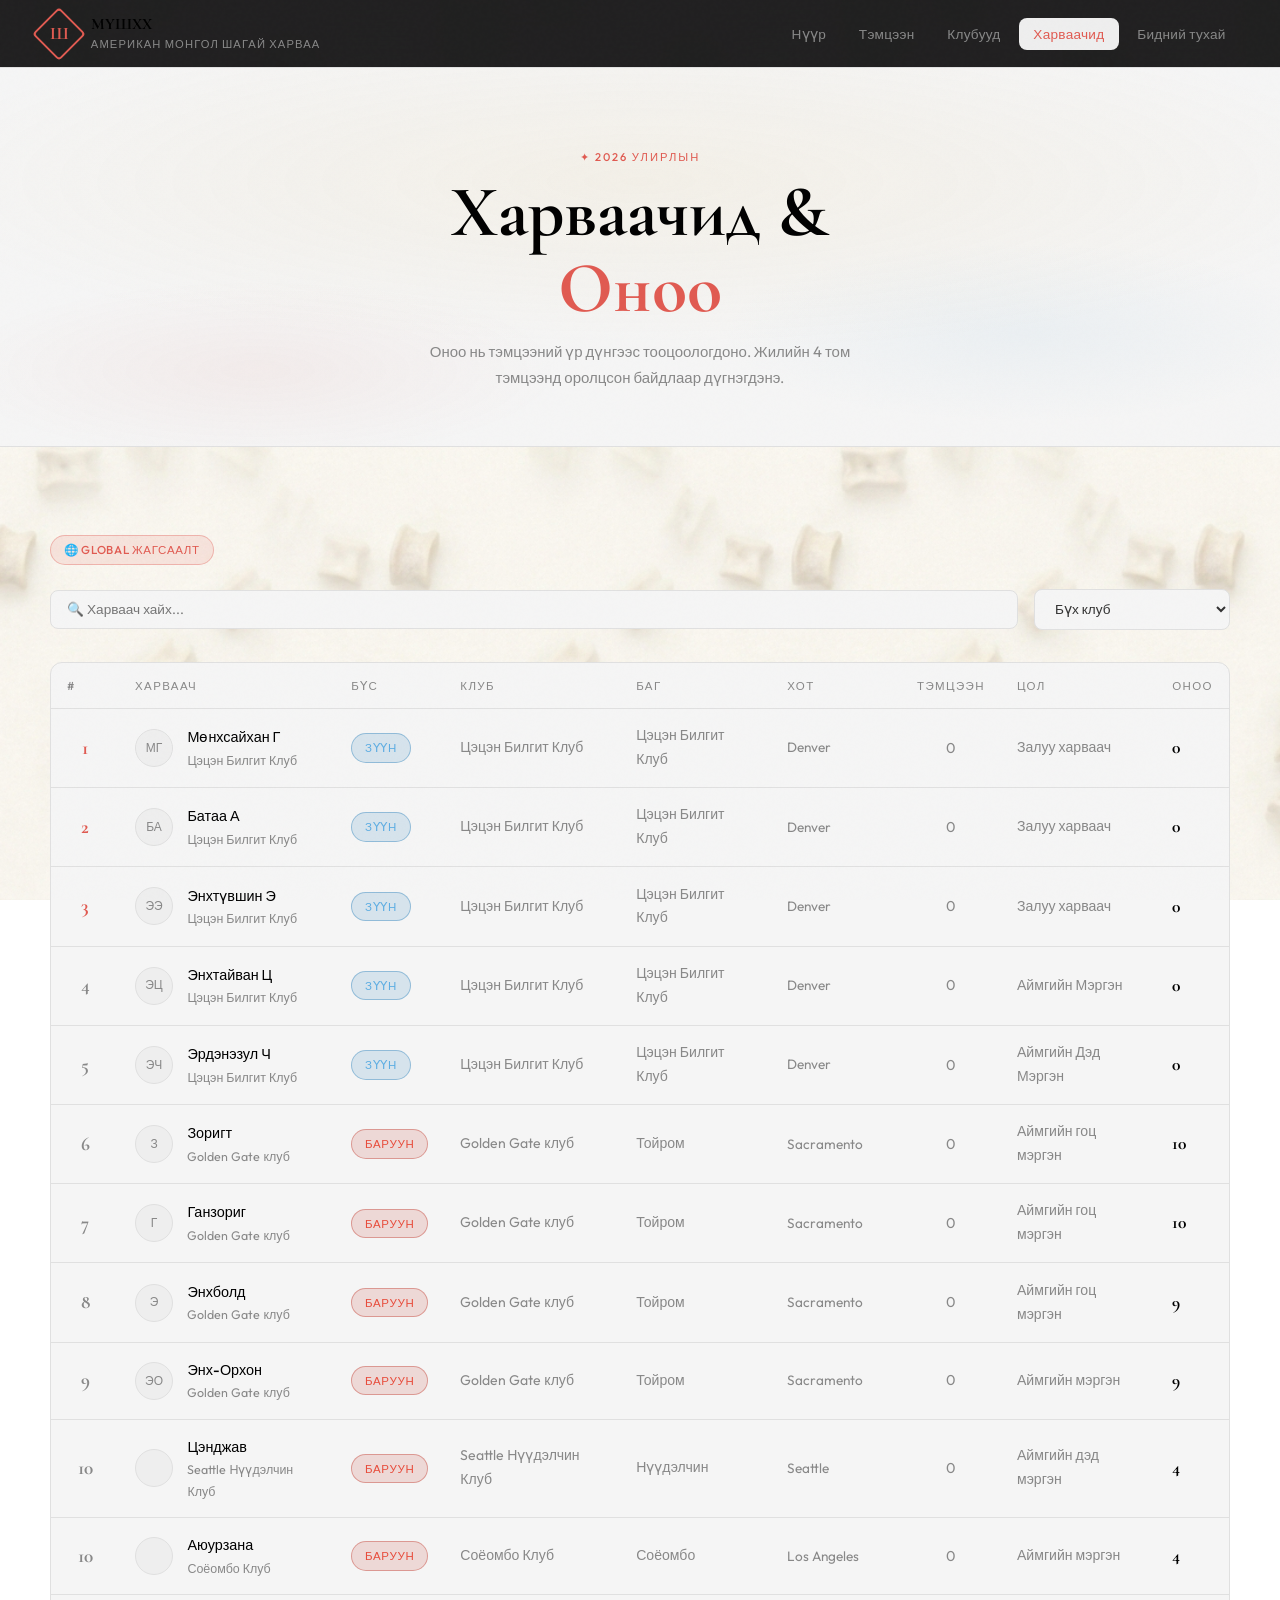
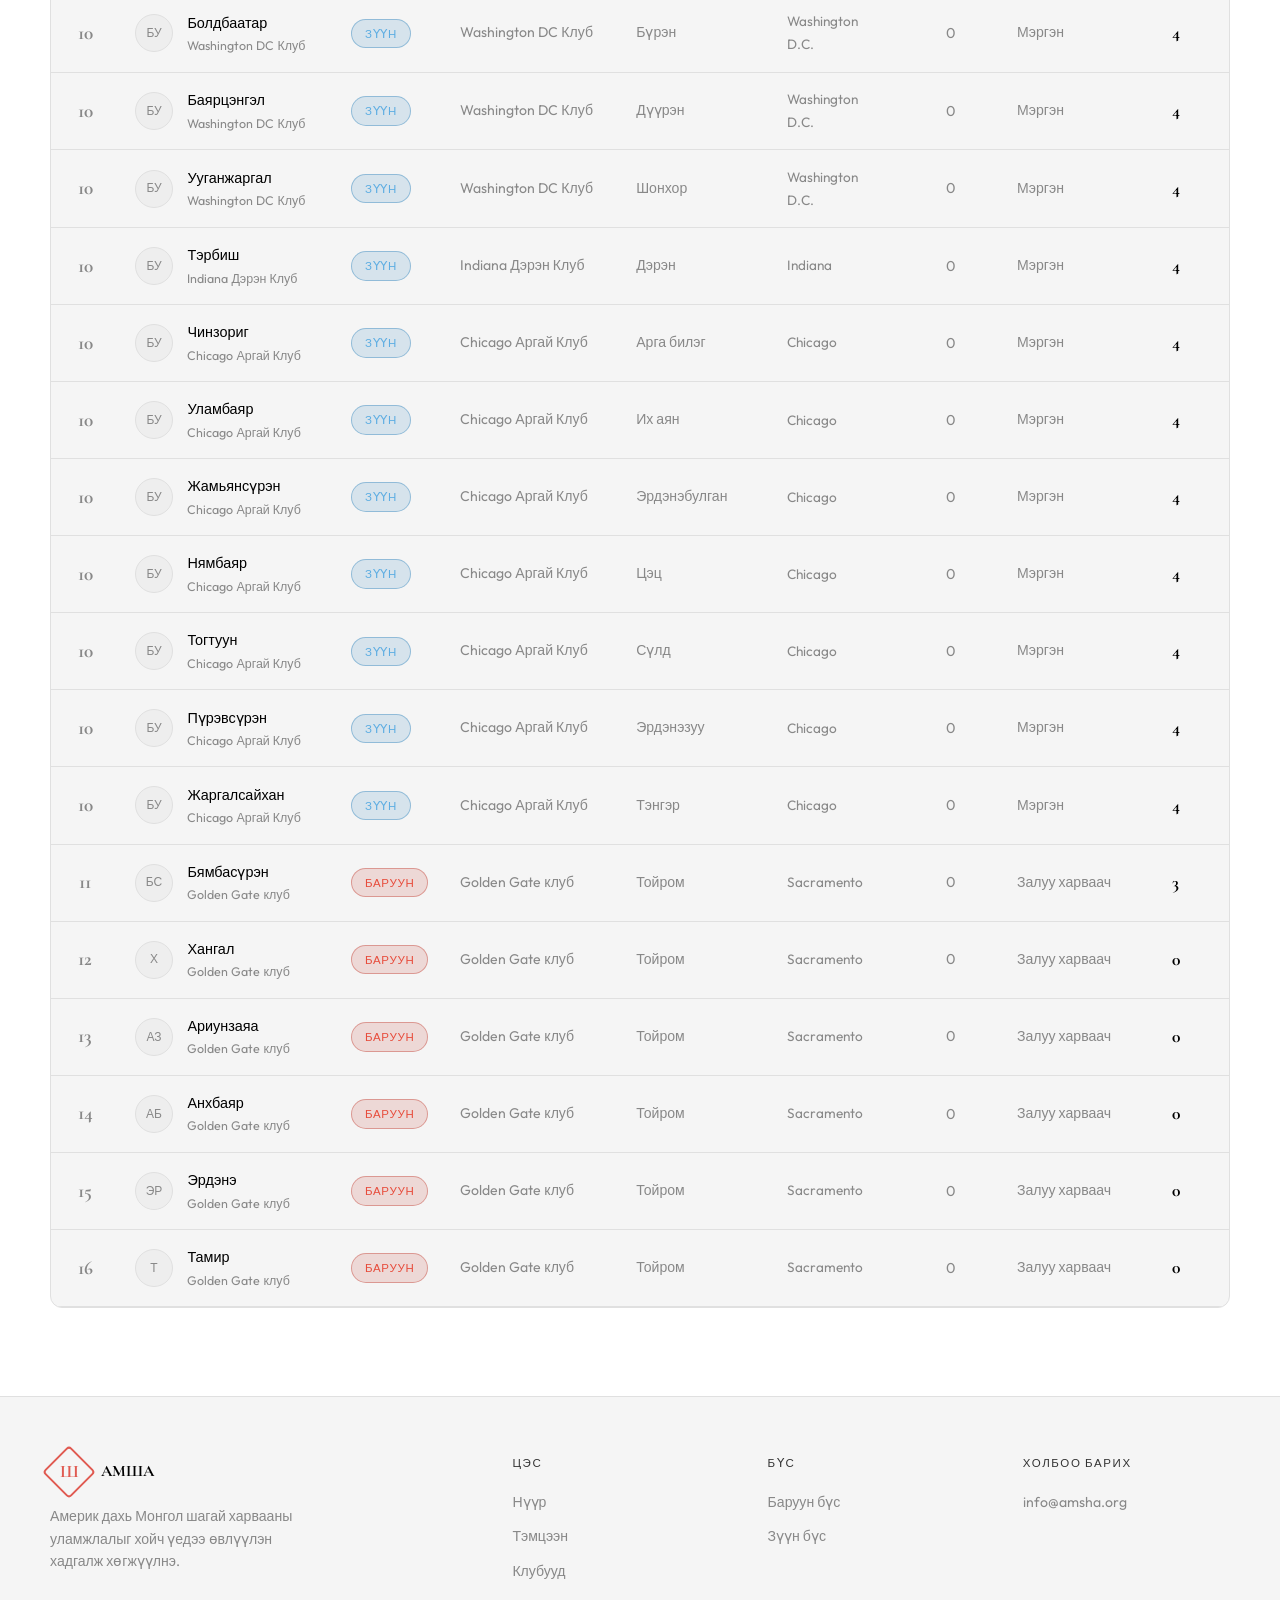
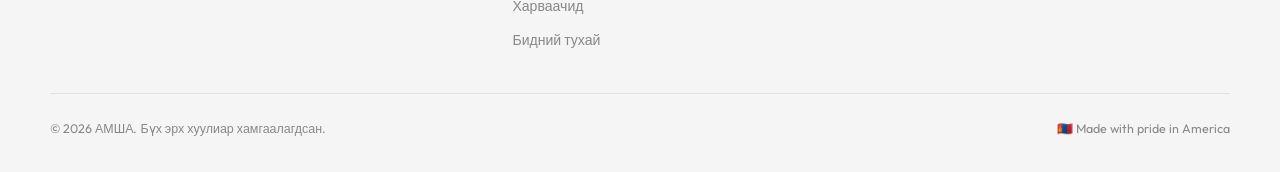
<file: player-detail.html>
<!DOCTYPE html>
<html lang="mn">
<head>
  <meta charset="UTF-8"/>
  <meta name="viewport" content="width=device-width,initial-scale=1.0"/>
  <title>Харваачийн дэлгэрэнгүй</title>
  <link rel="stylesheet" href="assets/css/style.css"/>
  <style>
    .player-detail-hero {
      display: grid;
      grid-template-columns: 1fr 1fr;
      gap: 3rem;
      align-items: center;
      padding: 4rem 2rem;
      max-width: 1180px;
      margin: 0 auto;
    }
    .player-photo {
      width: 100%;
      max-width: 400px;
      aspect-ratio: 1;
      background: var(--surface);
      border-radius: 16px;
      display: flex;
      align-items: center;
      justify-content: center;
      font-size: 6rem;
      color: #E05A51;
      font-weight: 700;
      border: 2px solid #E05A51;
    }
    .player-info h1 {
      font-family: 'Cormorant Garamond', serif;
      font-size: 3rem;
      color: var(--cream);
      margin-bottom: 1rem;
      line-height: 1.2;
    }
    .player-meta {
      display: grid;
      grid-template-columns: repeat(2, 1fr);
      gap: 1.5rem;
      margin: 2rem 0;
    }
    .meta-item {
      background: var(--surface);
      padding: 1.5rem;
      border-radius: 12px;
      border: 1px solid var(--border);
    }
    .meta-item label {
      display: block;
      font-size: 0.85rem;
      color: var(--muted);
      text-transform: uppercase;
      letter-spacing: 0.1em;
      margin-bottom: 0.5rem;
    }
    .meta-item span {
      font-size: 1.2rem;
      color: var(--cream);
      font-weight: 600;
    }
    .meta-item span.highlight {
      color: #E05A51;
    }
    .bio-section {
      background: var(--surface);
      padding: 3rem;
      border-radius: 16px;
      border: 1px solid var(--border);
      margin-top: 3rem;
      max-width: 1180px;
      margin-left: auto;
      margin-right: auto;
    }
    .bio-section h2 {
      font-family: 'Cormorant Garamond', serif;
      font-size: 2rem;
      color: var(--cream);
      margin-bottom: 1.5rem;
      border-bottom: 2px solid #E05A51;
      padding-bottom: 1rem;
    }
    .bio-section p {
      color: var(--text);
      line-height: 1.8;
      margin-bottom: 1rem;
    }
    .stats-grid {
      display: grid;
      grid-template-columns: repeat(auto-fit, minmax(150px, 1fr));
      gap: 1.5rem;
      margin-top: 2rem;
    }
    .stat-card {
      background: rgba(224, 90, 81, 0.1);
      border: 1px solid rgba(224, 90, 81, 0.3);
      padding: 1.5rem;
      border-radius: 12px;
      text-align: center;
    }
    .stat-card .value {
      font-size: 2.5rem;
      color: #E05A51;
      font-weight: 700;
      line-height: 1;
    }
    .stat-card .label {
      font-size: 0.85rem;
      color: var(--muted);
      margin-top: 0.5rem;
      text-transform: uppercase;
      letter-spacing: 0.08em;
    }
    @media (max-width: 768px) {
      .player-detail-hero {
        grid-template-columns: 1fr;
        gap: 2rem;
        padding: 2rem 1.5rem;
      }
      .player-info h1 {
        font-size: 2rem;
      }
      .player-meta {
        grid-template-columns: 1fr;
      }
      .bio-section {
        padding: 2rem;
        margin: 2rem 1.5rem;
      }
    }
  </style>
</head>
<body>
<nav>
  <a href="index.html" class="nav-logo">
    <div class="emblem"><span>Ш</span></div>
    <div class="brand"><span class="brand-main">АМША</span><span class="brand-sub">Американ Монгол Шагай Харваа</span></div>
  </a>
  <ul class="nav-links" id="navLinks">
    <li><a href="index.html">Нүүр</a></li>
    <li><a href="tournaments.html">Тэмцээн</a></li>
    <li><a href="clubs.html">Клубууд</a></li>
    <li><a href="players.html" class="active">Харваачид</a></li>
    <li><a href="about.html">Бидний тухай</a></li>
  </ul>
  <div class="nav-hamburger" onclick="toggleNav()"><span></span><span></span><span></span></div>
</nav>

<div class="page">
  <section id="playerSection" style="padding:3rem 2rem;background:var(--surface);border-bottom:1px solid var(--border)">
    <div class="player-detail-hero">
      <div class="player-photo" id="playerPhoto">Ш</div>
      <div class="player-info">
        <h1 id="playerName">Батдорж Дагва</h1>
        <div class="player-meta">
          <div class="meta-item">
            <label>Цол</label>
            <span id="playerTitle" class="highlight">Гоц мэргэн</span>
          </div>
          <div class="meta-item">
            <label>Баг</label>
            <span id="playerTeam" class="highlight">Argai</span>
          </div>
          <div class="meta-item">
            <label>Клуб</label>
            <span id="playerClub">Denver Монголс</span>
          </div>
          <div class="meta-item">
            <label>Бүс</label>
            <span id="playerRegion">Баруун</span>
          </div>
          <div class="meta-item">
            <label>Хот</label>
            <span id="playerCity">Denver, CO</span>
          </div>
          <div class="meta-item">
            <label>Оноо</label>
            <span id="playerScore" class="highlight">10</span>
          </div>
        </div>
      </div>
    </div>
  </section>

  <section class="bio-section">
    <h2>Намтар</h2>
    <div id="playerBio">
      <p>Батдорж Дагва бол АМША-ийн шилдэг тамирчдын нэг бөгөөд, жилийн 4 том тэмцээнд оролцож үзүүлэхүүс сайн байдаг. Түүний гоцын хүч, сургалтын хичээлшил нь түүнийг давуу байр рүүгээ авчирсан.</p>
      <p>Монголын уламжлалт шагай харвааны нухцлалд гүнзгийрүүлэн сургаж, сувилагч, сургалтаач болох чухал үүргүүдийг гүйцэтгэж байна.</p>
      <p>Энэ мөчид Батдорж Дагва бол Denver Монголс клубын урхигуур ба сэнгэлгүүр, мөн АМША-ийн аймгийн шатны дүүргүүлэгч юм.</p>
    </div>

    <h2 style="margin-top: 3rem;">Ялалт</h2>
    <div class="stats-grid">
      <div class="stat-card">
        <div class="value" id="playerEvents">4</div>
        <div class="label">Тэмцээн</div>
      </div>
      <div class="stat-card">
        <div class="value" id="playerTourneyWins">2</div>
        <div class="label">Ялалт</div>
      </div>
      <div class="stat-card">
        <div class="value" id="playerPlacement">1</div>
        <div class="label">Байршил</div>
      </div>
      <div class="stat-card">
        <div class="value" id="playerPctWin">85%</div>
        <div class="label">Ялалтын хувь</div>
      </div>
    </div>
  </section>
</div>

<footer>
  <div class="footer-grid">
    <div><a href="index.html" class="nav-logo"><div class="emblem"><span>Ш</span></div><div class="brand"><span class="brand-main">АМША</span></div></a><p class="footer-brand-desc">Америк дахь Монгол шагай харвааны уламжлалыг хойч үедээ өвлүүлэн хадгалж хөгжүүлнэ.</p></div>
    <div><h5>Цэс</h5><ul><li><a href="index.html">Нүүр</a></li><li><a href="tournaments.html">Тэмцээн</a></li><li><a href="clubs.html">Клубууд</a></li><li><a href="players.html">Харваачид</a></li><li><a href="about.html">Бидний тухай</a></li></ul></div>
    <div><h5>Бүс</h5><ul><li><a href="clubs.html#west">Баруун бүс</a></li><li><a href="clubs.html#east">Зүүн бүс</a></li></ul></div>
    <div><h5>Холбоо барих</h5><ul><li><a href="mailto:info@amsha.org">info@amsha.org</a></li></ul></div>
  </div>
  <div class="footer-bottom"><span>© 2026 АМША. Бүх эрх хуулиар хамгаалагдсан.</span><span>🇲🇳 Made with pride in America</span></div>
</footer>

<script src="assets/js/players-data.js"></script>
<script>

function getPlayerFromUrl() {
  const params = new URLSearchParams(window.location.search);
  return params.get('id');
}

function displayPlayer() {
  const playerId = getPlayerFromUrl();
  if (!playerId) {
    window.location.href = 'players.html';
    return;
  }
  
  const players = typeof window.getAllPlayers === 'function' ? window.getAllPlayers() : [];
  const player = players.find(p => p.init === playerId);
  if (!player) {
    window.location.href = 'players.html';
    return;
  }
  
  document.getElementById('playerName').textContent = player.name;
  document.getElementById('playerPhoto').textContent = player.init;
  document.getElementById('playerTitle').textContent = player.title;
  document.getElementById('playerTeam').textContent = player.team || '-';
  document.getElementById('playerClub').textContent = player.club;
  document.getElementById('playerRegion').textContent = player.region === 'west' ? 'Баруун' : 'Зүүн';
  document.getElementById('playerCity').textContent = player.city;
  document.getElementById('playerScore').textContent = player.score;
  document.getElementById('playerBio').innerHTML = '<p>' + player.bio + '</p>';
  document.getElementById('playerEvents').textContent = player.events;
  document.getElementById('playerTourneyWins').textContent = player.wins;
  document.getElementById('playerPlacement').textContent = player.rank;
  document.getElementById('playerPctWin').textContent = player.pctWin;
  document.title = player.name + ' - АМША';
}

function toggleNav(){document.getElementById('navLinks').classList.toggle('open');}

displayPlayer();
</script>
</body>
</html>
</file>
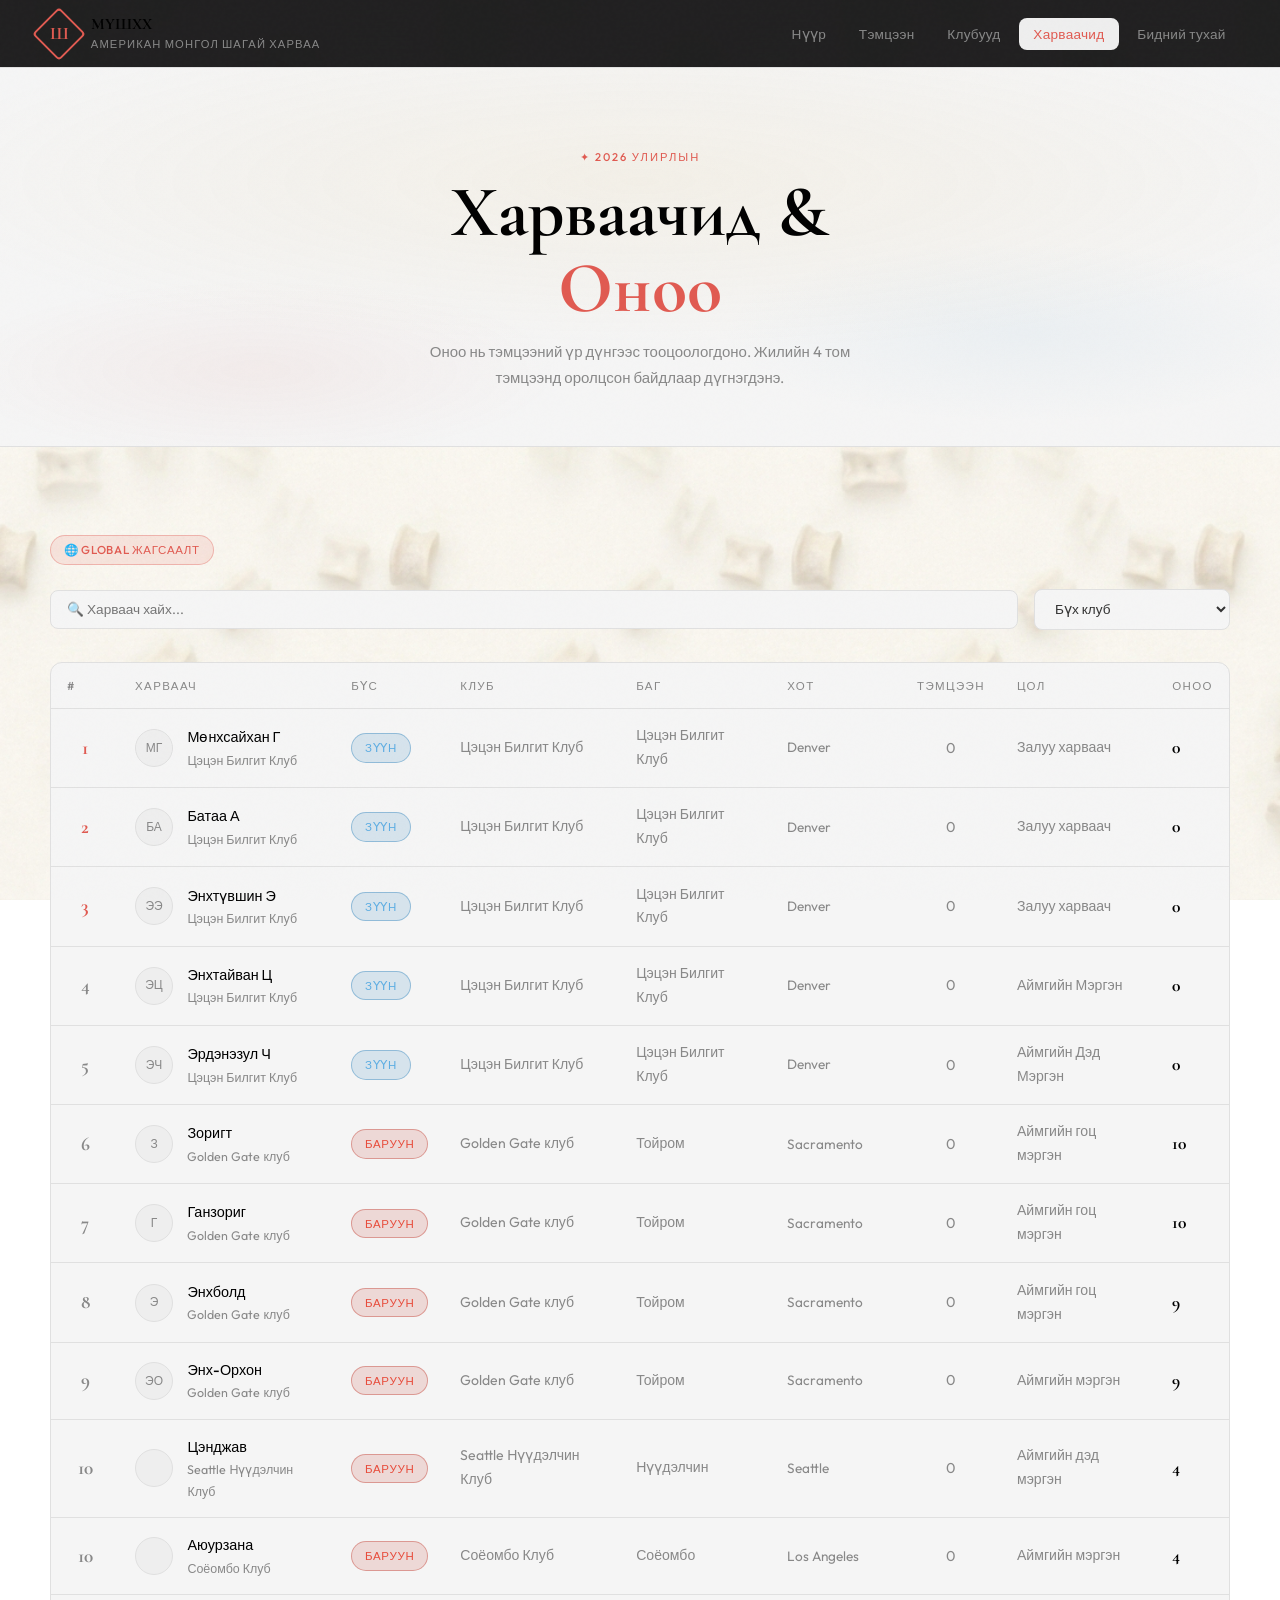
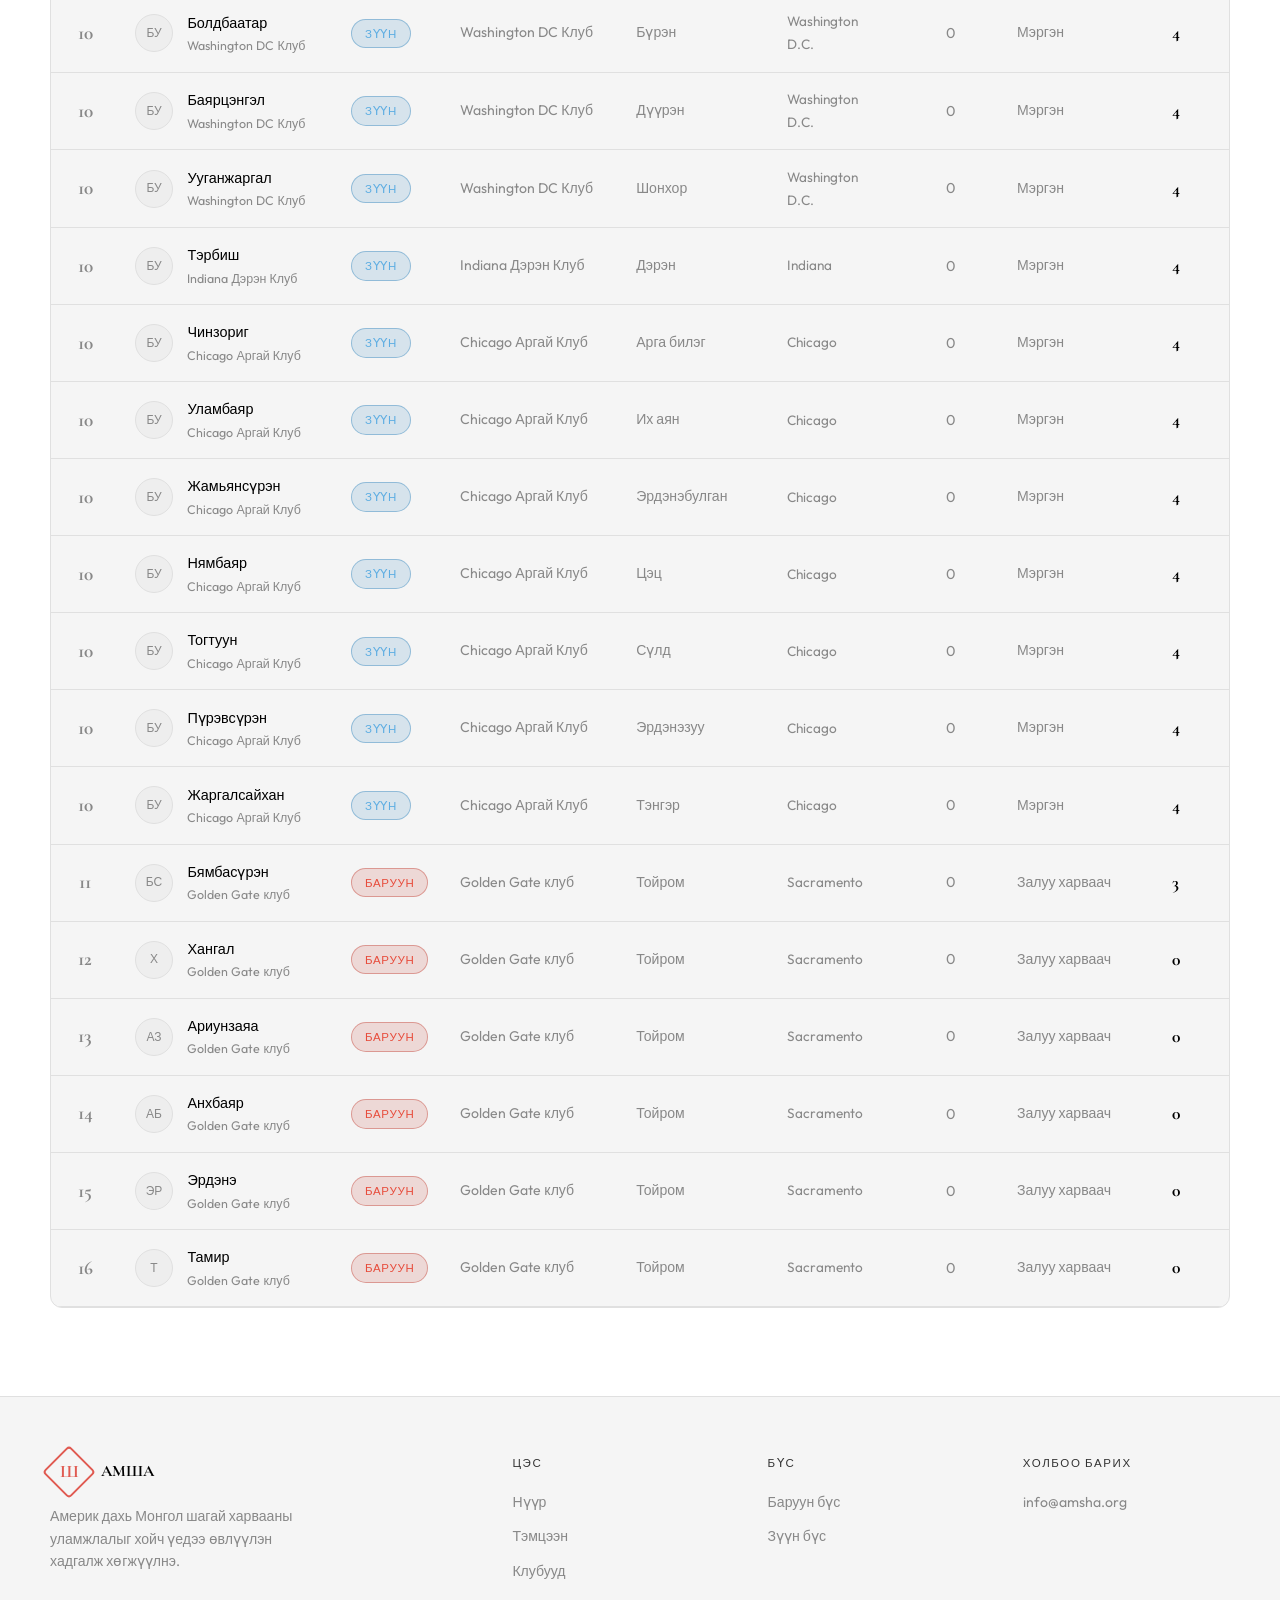
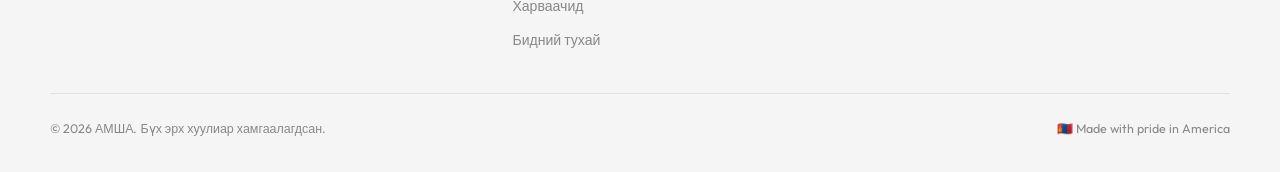
<file: players.html>
<!DOCTYPE html>
<html lang="mn">
<head>
  <meta charset="UTF-8"/>
  <meta name="viewport" content="width=device-width,initial-scale=1.0"/>
  <title>Харваачид & Рейтинг</title>
  <link rel="stylesheet" href="assets/css/style.css"/>
</head>
<body>
<nav>
  <a href="index.html" class="nav-logo">
    <div class="emblem"><span>Ш</span></div>
    <div class="brand">
      <span class="brand-main">МҮШХХ</span>
      <span class="brand-sub">Американ Монгол Шагай Харваа</span>
    </div>  </a>
  <ul class="nav-links" id="navLinks">
    <li><a href="index.html">Нүүр</a></li>
    <li><a href="tournaments.html">Тэмцээн</a></li>
    <li><a href="clubs.html">Клубууд</a></li>
    <li><a href="players.html" class="active">Харваачид</a></li>
    <li><a href="about.html">Бидний тухай</a></li>
  </ul>
  <div class="nav-hamburger" onclick="toggleNav()"><span></span><span></span><span></span></div>
</nav>
<div class="page">

  <section style="padding:5rem 2rem 3.5rem;text-align:center;position:relative;overflow:hidden;background:var(--surface);border-bottom:1px solid var(--border)">
    <div class="hero-bg"></div>
    <span class="tag" style="position:relative">✦ 2026 улирлын</span>
    <h1 style="font-family:'Cormorant Garamond',serif;font-size:clamp(2.5rem,6vw,4.5rem);font-weight:700;color:var(--cream);line-height:1.05;margin-top:.5rem;position:relative">Харваачид &<br><span style="color:var(--gold)">Оноо</span></h1>
    <p style="color:var(--muted);max-width:480px;margin:.8rem auto 0;position:relative">Оноо нь тэмцээний үр дүнгээс тооцоологдоно. Жилийн 4 том тэмцээнд оролцсон байдлаар дүгнэгдэнэ.</p>
  </section>

  <section class="section">
    <div class="container">

      <div style="margin-bottom:1.5rem">
        <span class="pill pill-gold">🌐 Global жагсаалт</span>
      </div>

      <!-- FILTER -->
      <div class="filter-bar">
        <input type="text" id="searchInput" placeholder="🔍 Харваач хайх..." oninput="filterTable()"/>
        <select id="clubFilter" onchange="filterTable()">
          <option value="">Бүх клуб</option>
          <option>Denver Монголс</option>
          <option>Цэцэн Билигт клуб</option>
          <option>Rocky Mountain Shagai</option>
          <option>LA Шагай клуб</option>
          <option>California Mongols</option>
          <option>Seattle Нуур клуб</option>
          <option>Bay Area Mongols</option>
          <option>New York Нутаг</option>
          <option>Manhattan Shagai</option>
          <option>Queens Mongols</option>
          <option>Chicago Өргөө</option>
          <option>DC Монгол клуб</option>
          <option>Boston Mongols</option>
        </select>
      </div>

      <!-- TABLE (shared, filtered by JS) -->
      <div id="tab-all" class="tab-content active">
        <div style="border:1px solid var(--border);border-radius:12px;overflow:hidden;background:var(--surface)">
          <table class="ranking-table" id="mainTable">
            <thead>
              <tr>
                <th>#</th>
                <th>Харваач</th>
                <th>Бүс</th>
                <th>Клуб</th>
                <th>Баг</th>
                <th>Хот</th>
                <th>Тэмцээн</th>
                <th>Цол</th>
                <th>Оноо</th>
              </tr>
            </thead>
            <tbody id="tableBody">
              <!-- JS renders rows -->
            </tbody>
          </table>
        </div>
        <p id="noResults" style="display:none;text-align:center;color:var(--muted);padding:3rem">Хараачид олдсонгүй.</p>
      </div>

    </div>
  </section>

</div>

<footer>
  <div class="footer-grid">
    <div><a href="index.html" class="nav-logo"><div class="emblem"><span>Ш</span></div><div class="brand"><span class="brand-main">АМША</span></div></a><p class="footer-brand-desc">Америк дахь Монгол шагай харвааны уламжлалыг хойч үедээ өвлүүлэн хадгалж хөгжүүлнэ.</p></div>
    <div><h5>Цэс</h5><ul><li><a href="index.html">Нүүр</a></li><li><a href="tournaments.html">Тэмцээн</a></li><li><a href="clubs.html">Клубууд</a></li><li><a href="players.html">Харваачид</a></li><li><a href="about.html">Бидний тухай</a></li></ul></div>
    <div><h5>Бүс</h5><ul><li><a href="clubs.html#west">Баруун бүс</a></li><li><a href="clubs.html#east">Зүүн бүс</a></li></ul></div>
    <div><h5>Холбоо барих</h5><ul><li><a href="mailto:info@amsha.org">info@amsha.org</a></li></ul></div>
  </div>
  <div class="footer-bottom"><span>© 2026 АМША. Бүх эрх хуулиар хамгаалагдсан.</span><span>🇲🇳 Made with pride in America</span></div>
</footer>

<script src="assets/js/players-data.js"></script>
<script>
const players = typeof window.getAllPlayers === 'function' ? window.getAllPlayers() : [];

function renderTable(data){
  const tbody = document.getElementById('tableBody');
  const noRes = document.getElementById('noResults');
  if(!data.length){ tbody.innerHTML=''; noRes.style.display='block'; return; }
  noRes.style.display='none';
  tbody.innerHTML = data.map(p=>`
    <tr data-region="${p.region}" data-club="${p.club}">
      <td><span class="rank-num ${p.rank<=3?'top3':''}">${p.rank}</span></td>
      <td><a href="player-detail.html?id=${p.init}" style="text-decoration:none;color:inherit"><div class="player-name-cell"><div class="player-avatar">${p.init}</div><div><div class="player-full-name">${p.name}</div><div class="player-club">${p.club}</div></div></div></a></td>
      <td><span class="pill ${p.region==='west'?'pill-west':'pill-east'}">${p.region==='west'?'Баруун':'Зүүн'}</span></td>
      <td style="color:var(--muted);font-size:.88rem">${p.club}</td>
      <td style="color:var(--muted);font-size:.88rem">${p.team}</td>
      <td style="color:var(--muted);font-size:.85rem">${p.city}</td>
      <td style="color:var(--muted);text-align:center">${p.events}</td>
      <td style="color:var(--muted);font-size:.88rem">${p.title}</td>
      <td><span class="score-val">${p.score}</span></td>
    </tr>`).join('');
}

function filterTable(){
  const search = document.getElementById('searchInput').value.toLowerCase();
  const club   = document.getElementById('clubFilter').value;
  let filtered = players.filter(p=>{
    const matchSearch = p.name.toLowerCase().includes(search) || p.club.toLowerCase().includes(search);
    const matchClub   = !club || p.club===club;
    return matchSearch && matchClub;
  });
  renderTable(filtered);
}

function toggleNav(){document.getElementById('navLinks').classList.toggle('open');}

renderTable(players);
</script>
</body>
</html>
</file>
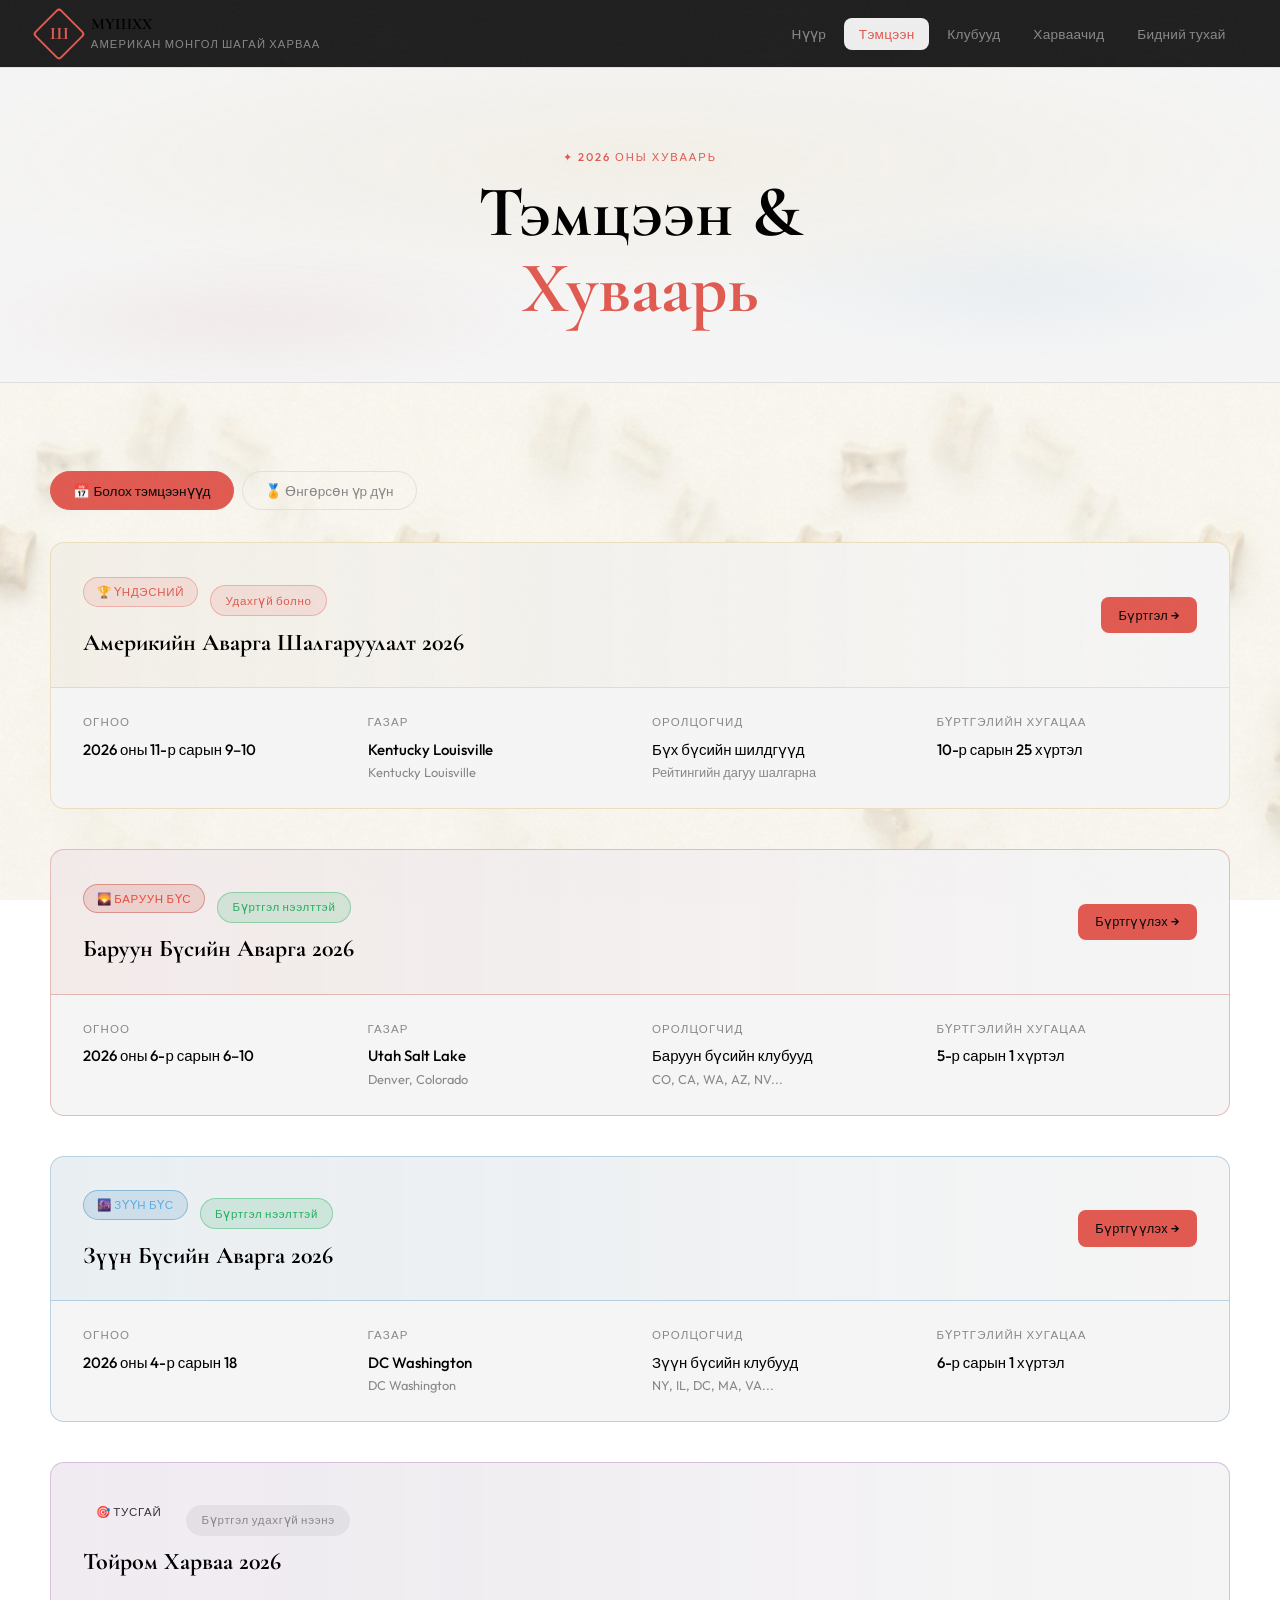
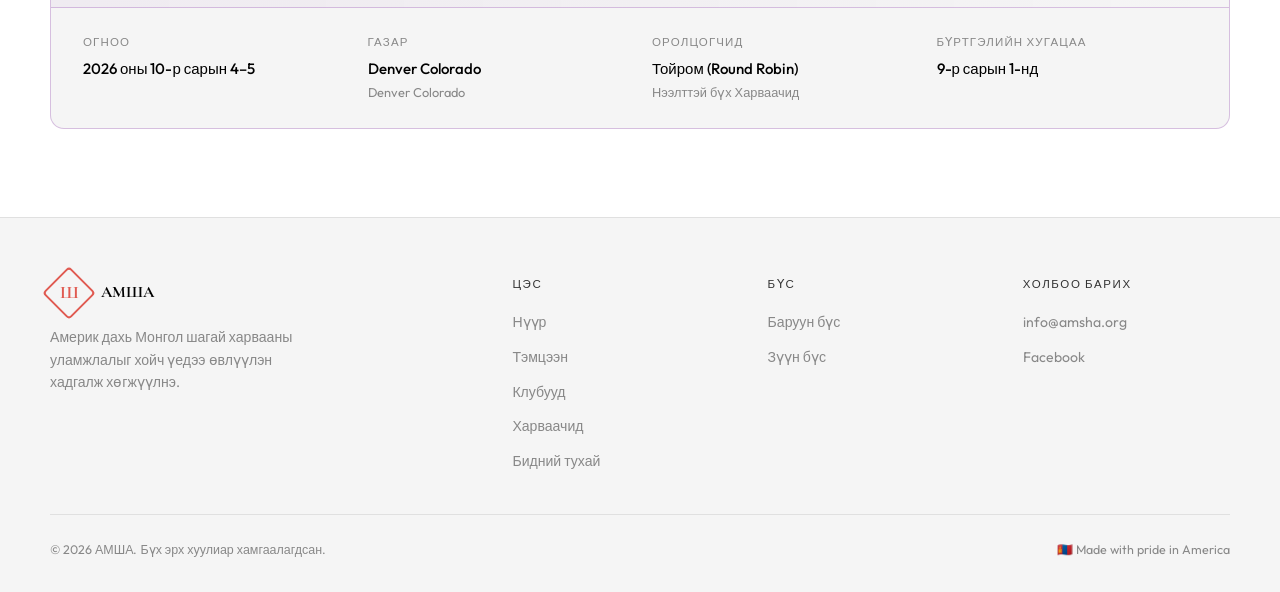
<file: tournaments.html>
<!DOCTYPE html>
<html lang="mn">
<head>
  <meta charset="UTF-8"/>
  <meta name="viewport" content="width=device-width,initial-scale=1.0"/>
  <title>Тэмцээн — АМША</title>
  <link rel="stylesheet" href="assets/css/style.css"/>
</head>
<body>
<nav>
  <a href="index.html" class="nav-logo">
  <div class="emblem"><span>Ш</span></div>
    <div class="brand">
      <span class="brand-main">МҮШХХ</span>
      <span class="brand-sub">Американ Монгол Шагай Харваа</span>
    </div>  </a>
  <ul class="nav-links" id="navLinks">
    <li><a href="index.html">Нүүр</a></li>
    <li><a href="tournaments.html" class="active">Тэмцээн</a></li>
    <li><a href="clubs.html">Клубууд</a></li>
    <li><a href="players.html">Харваачид</a></li>
    <li><a href="about.html">Бидний тухай</a></li>
  </ul>
  <div class="nav-hamburger" onclick="toggleNav()"><span></span><span></span><span></span></div>
</nav>
<div class="page">

  <!-- PAGE HERO -->
  <section style="padding:5rem 2rem 3.5rem;text-align:center;position:relative;overflow:hidden;background:var(--surface);border-bottom:1px solid var(--border)">
    <div class="hero-bg"></div>
    <span class="tag" style="position:relative">✦ 2026 оны хуваарь</span>
    <h1 style="font-family:'Cormorant Garamond',serif;font-size:clamp(2.5rem,6vw,4.5rem);font-weight:700;color:var(--cream);line-height:1.05;margin-top:.5rem;position:relative">Тэмцээн &<br><span style="color:var(--gold)">Хуваарь</span></h1>
  </section>

  <!-- TABS: UPCOMING / RESULTS -->
  <section class="section">
    <div class="container">
      <div class="tabs">
        <button class="tab-btn active" onclick="switchTab('upcoming',this)">📅 Болох тэмцээнүүд</button>
        <button class="tab-btn" onclick="switchTab('results',this)">🏅 Өнгөрсөн үр дүн</button>
      </div>

      <!-- UPCOMING -->
      <div class="tab-content active" id="tab-upcoming">
        <div id="upcomingList" style="display:flex;flex-direction:column;gap:2.5rem"></div>
      </div><!-- /upcoming -->

      <!-- RESULTS -->
      <div class="tab-content" id="tab-results">
        <div id="resultsList"></div>
      </div><!-- /results -->

    </div>
  </section>

</div>
<footer>
  <div class="footer-grid">
    <div><a href="index.html" class="nav-logo"><div class="emblem"><span>Ш</span></div><div class="brand"><span class="brand-main">АМША</span></div></a><p class="footer-brand-desc">Америк дахь Монгол шагай харвааны уламжлалыг хойч үедээ өвлүүлэн хадгалж хөгжүүлнэ.</p></div>
    <div><h5>Цэс</h5><ul><li><a href="index.html">Нүүр</a></li><li><a href="tournaments.html">Тэмцээн</a></li><li><a href="clubs.html">Клубууд</a></li><li><a href="players.html">Харваачид</a></li><li><a href="about.html">Бидний тухай</a></li></ul></div>
    <div><h5>Бүс</h5><ul><li><a href="clubs.html#west">Баруун бүс</a></li><li><a href="clubs.html#east">Зүүн бүс</a></li></ul></div>
    <div><h5>Холбоо барих</h5><ul><li><a href="mailto:info@amsha.org">info@amsha.org</a></li><li><a href="#">Facebook</a></li></ul></div>
  </div>
  <div class="footer-bottom"><span>© 2026 АМША. Бүх эрх хуулиар хамгаалагдсан.</span><span>🇲🇳 Made with pride in America</span></div>
</footer>
<script src="assets/js/tournaments-data.js"></script>
<script>
function toggleNav(){document.getElementById('navLinks').classList.toggle('open');}
function switchTab(id,btn){
  document.querySelectorAll('.tab-content').forEach(t=>t.classList.remove('active'));
  document.querySelectorAll('.tab-btn').forEach(b=>b.classList.remove('active'));
  document.getElementById('tab-'+id).classList.add('active');
  btn.classList.add('active');
}

function getPillClass(category) {
  if (category === 'national') return 'pill-gold';
  if (category === 'west') return 'pill-west';
  if (category === 'east') return 'pill-east';
  return '';
}

function getUpcomingBorder(category) {
  if (category === 'national') return 'rgba(212,168,67,.3)';
  if (category === 'west') return 'rgba(192,57,43,.3)';
  if (category === 'east') return 'rgba(41,128,185,.3)';
  return 'rgba(142,68,173,.3)';
}

function getUpcomingHeaderBg(category) {
  if (category === 'national') return 'linear-gradient(90deg,rgba(212,168,67,.08),transparent)';
  if (category === 'west') return 'linear-gradient(90deg,rgba(192,57,43,.06),transparent)';
  if (category === 'east') return 'linear-gradient(90deg,rgba(41,128,185,.06),transparent)';
  return 'linear-gradient(90deg,rgba(142,68,173,.06),transparent)';
}

function renderUpcoming() {
  const container = document.getElementById('upcomingList');
  const data = (window.tournamentsData && window.tournamentsData.upcoming) || [];
  container.innerHTML = data.map(t => `
    <div style="border:1px solid ${getUpcomingBorder(t.category)};border-radius:14px;overflow:hidden;background:var(--surface)">
      <div style="padding:1.5rem 2rem;background:${getUpcomingHeaderBg(t.category)};border-bottom:1px solid ${getUpcomingBorder(t.category)};display:flex;justify-content:space-between;align-items:center;flex-wrap:wrap;gap:1rem">
        <div>
          <div style="display:flex;align-items:center;gap:.75rem;margin-bottom:.4rem">
            <span class="pill ${getPillClass(t.category)}">${t.pill}</span>
            <span class="t-status ${t.statusClass}">${t.statusText}</span>
          </div>
          <h3 style="font-family:'Cormorant Garamond',serif;font-size:1.5rem;color:var(--cream)">${t.title}</h3>
        </div>
        ${t.cta ? `<a href="#" class="btn btn-gold btn-sm">${t.cta}</a>` : ''}
      </div>
      <div style="padding:1.5rem 2rem;display:grid;grid-template-columns:repeat(auto-fit,minmax(180px,1fr));gap:1.5rem">
        <div><div style="font-size:.72rem;color:var(--muted);letter-spacing:.1em;text-transform:uppercase;margin-bottom:.3rem">Огноо</div><div style="color:var(--cream);font-weight:500">${t.date}</div></div>
        <div><div style="font-size:.72rem;color:var(--muted);letter-spacing:.1em;text-transform:uppercase;margin-bottom:.3rem">Газар</div><div style="color:var(--cream);font-weight:500">${t.venue}</div><div style="font-size:.8rem;color:var(--muted)">${t.venueSub}</div></div>
        <div><div style="font-size:.72rem;color:var(--muted);letter-spacing:.1em;text-transform:uppercase;margin-bottom:.3rem">Оролцогчид</div><div style="color:var(--cream);font-weight:500">${t.participants}</div><div style="font-size:.8rem;color:var(--muted)">${t.participantsSub}</div></div>
        <div><div style="font-size:.72rem;color:var(--muted);letter-spacing:.1em;text-transform:uppercase;margin-bottom:.3rem">Бүртгэлийн хугацаа</div><div style="color:var(--cream);font-weight:500">${t.registration}</div></div>
      </div>
    </div>
  `).join('');
}

function renderResults() {
  const container = document.getElementById('resultsList');
  const data = (window.tournamentsData && window.tournamentsData.results) || [];
  container.innerHTML = data.map(r => `
    <div class="result-block">
      <div class="result-header">
        <div>
          <span class="pill ${getPillClass(r.category)}" style="margin-bottom:.4rem">${r.pill}</span>
          <div class="result-title">${r.title}</div>
        </div>
        <span style="font-size:.8rem;color:var(--muted)">${r.meta}</span>
      </div>
      <table class="result-table">
        ${r.standings.map(s => `
          <tr>
            <td><span class="medal">${s.medal}</span></td>
            <td style="color:var(--cream);font-weight:500">${s.name}</td>
            ${s.region ? `<td><span class="pill ${s.region === 'west' ? 'pill-west' : 'pill-east'}">${s.region === 'west' ? 'Баруун' : 'Зүүн'}</span></td>` : ''}
            <td style="color:var(--muted)">${s.club}</td>
            <td style="color:${s.highlight ? 'var(--gold)' : 'var(--muted)'};font-weight:${s.highlight ? '600' : '400'}">${s.place}</td>
          </tr>
        `).join('')}
      </table>
    </div>
  `).join('');
}

renderUpcoming();
renderResults();
</script>
</body>
</html>
</file>
<file: assets/css/style.css>
@import url('https://fonts.googleapis.com/css2?family=Cormorant+Garamond:wght@400;600;700&family=Outfit:wght@300;400;500;600&display=swap');

:root {
  --bg:         #ffffff;
  --surface:    #f5f5f5;
  --surface2:   #eeeeee;
  --border:     #e0e0e0;
  --border2:    #d0d0d0;
  --gold:       #E05A51;
  --gold-dim:   #a07830;
  --gold-glow:  rgba(212,168,67,.15);
  --red:        #c0392b;
  --blue:       #2980b9;
  --cream:      #000000;
  --text:       #333333;
  --muted:      #888888;
  --radius:     8px;
  --max:        1180px;
  --nav-h:      68px;
}

*, *::before, *::after { box-sizing: border-box; margin: 0; padding: 0; }
html { scroll-behavior: smooth; }
body {
  background: url('../../images/background.png') no-repeat center center fixed;
  background-size: cover;
  color: var(--text);
  font-family: 'Outfit', sans-serif;
  font-size: 15px;
  line-height: 1.7;
  min-height: 100vh;
}

/* ── NOISE TEXTURE OVERLAY ── */
body::after {
  content: '';
  position: fixed; inset: 0; z-index: 9999;
  pointer-events: none;
  background-image: url("data:image/svg+xml,%3Csvg viewBox='0 0 256 256' xmlns='http://www.w3.org/2000/svg'%3E%3Cfilter id='n'%3E%3CfeTurbulence type='fractalNoise' baseFrequency='0.9' numOctaves='4' stitchTiles='stitch'/%3E%3C/filter%3E%3Crect width='100%25' height='100%25' filter='url(%23n)' opacity='0.03'/%3E%3C/svg%3E");
  opacity: .4;
}

/* ── NAV ── */
nav {
  position: fixed; top: 0; left: 0; right: 0; z-index: 200;
  height: var(--nav-h);
  display: flex; align-items: center; justify-content: space-between;
  padding: 0 2.5rem;
  background: rgba(9,9,11,.9);
  backdrop-filter: blur(16px);
  border-bottom: 1px solid var(--border);
}
.nav-logo { text-decoration: none; display: flex; align-items: center; gap: .8rem; }
.nav-logo .emblem {
  width: 38px; height: 38px;
  border: 2px solid #E05A51;
  border-radius: 4px;
  display: grid; place-items: center;
  font-family: 'Cormorant Garamond', serif;
  font-weight: 700; font-size: 1.1rem;
  color: #E05A51;
  transform: rotate(45deg);
}
.nav-logo .emblem span { transform: rotate(-45deg); display: block; }
.nav-logo .brand { line-height: 1.2; }
.nav-logo .brand-main {
  font-family: 'Cormorant Garamond', serif;
  font-weight: 700; font-size: 1rem;
  color: var(--cream); display: block;
}
.nav-logo .brand-sub { font-size: .7rem; color: var(--muted); letter-spacing: .1em; text-transform: uppercase; }

.nav-links { display: flex; align-items: center; gap: .25rem; list-style: none; }
.nav-links a {
  text-decoration: none;
  padding: .45rem .9rem;
  border-radius: var(--radius);
  font-size: .85rem; font-weight: 500;
  color: var(--muted);
  transition: color .2s, background .2s;
  letter-spacing: .02em;
}
.nav-links a:hover, .nav-links a.active {
  color: var(--cream); background: var(--surface2);
}
.nav-links a.active { color: #E05A51; }

.nav-hamburger { display: none; flex-direction: column; gap: 5px; cursor: pointer; padding: 8px; }
.nav-hamburger span { display: block; width: 22px; height: 2px; background: var(--text); border-radius: 2px; transition: all .3s; }

/* ── PAGE WRAPPER ── */
.page { padding-top: var(--nav-h); }

/* ── HERO ── */
.hero {
  min-height: 92vh;
  display: flex; flex-direction: column;
  align-items: center; justify-content: center;
  text-align: center;
  padding: 6rem 2rem 5rem;
  position: relative; overflow: hidden;
}
.hero-bg {
  position: absolute; inset: 0;
  background:
    radial-gradient(ellipse 90% 70% at 50% 30%, rgba(212,168,67,.08) 0%, transparent 65%),
    radial-gradient(ellipse 40% 40% at 20% 80%, rgba(192,57,43,.05) 0%, transparent 60%),
    radial-gradient(ellipse 40% 40% at 80% 70%, rgba(41,128,185,.05) 0%, transparent 60%);
}
.hero-grid-lines {
  position: absolute; inset: 0;
  background-image:
    linear-gradient(rgba(212,168,67,.04) 1px, transparent 1px),
    linear-gradient(90deg, rgba(212,168,67,.04) 1px, transparent 1px);
  background-size: 60px 60px;
}
.hero > * { position: relative; z-index: 1; }

.hero-eyebrow {
  display: flex; align-items: center; gap: .75rem;
  margin-bottom: 2rem;
  animation: fadeUp .5s ease both;
}
.hero-eyebrow::before, .hero-eyebrow::after {
  content: ''; flex: 1; height: 1px;
  background: linear-gradient(90deg, transparent, #E05A51, transparent);
  max-width: 80px;
}
.hero-eyebrow span {
  font-size: .7rem; letter-spacing: .2em; text-transform: uppercase;
  color: #E05A51; font-weight: 500;
}
.hero h1 {
  font-family: 'Cormorant Garamond', serif;
  font-size: clamp(3.5rem, 9vw, 7.5rem);
  font-weight: 700;
  line-height: .95;
  color: var(--cream);
  max-width: 1000px;
  animation: fadeUp .6s .08s ease both;
}
.hero h1 .accent {
  display: block;
  color: transparent;
  -webkit-text-stroke: 1.5px var(--gold);
}
.hero-desc {
  margin-top: 1.8rem;
  max-width: 520px;
  color: var(--muted);
  font-size: 1rem;
  animation: fadeUp .6s .16s ease both;
}
.hero-ctas {
  margin-top: 2.5rem;
  display: flex; gap: 1rem; flex-wrap: wrap; justify-content: center;
  animation: fadeUp .6s .24s ease both;
}

/* ── BUTTONS ── */
.btn {
  display: inline-flex; align-items: center; gap: .5rem;
  padding: .75rem 1.8rem;
  border-radius: var(--radius);
  font-size: .88rem; font-weight: 500;
  text-decoration: none; border: none; cursor: pointer;
  transition: all .2s; letter-spacing: .02em;
}
.btn-gold { background: var(--gold); color: #09090b; }
.btn-gold:hover { background: #e0b84e; transform: translateY(-2px); box-shadow: 0 8px 24px rgba(212,168,67,.3); }
.btn-ghost { border: 1px solid var(--border2); color: var(--text); background: transparent; }
.btn-ghost:hover { border-color: #E05A51; color: #E05A51; transform: translateY(-2px); }
.btn-sm { padding: .45rem 1.1rem; font-size: .8rem; }

/* ── REGION PILLS ── */
.pill {
  display: inline-flex; align-items: center; gap: .4rem;
  padding: .25rem .8rem;
  border-radius: 99px;
  font-size: .72rem; font-weight: 500;
  letter-spacing: .06em; text-transform: uppercase;
}
.pill-west { background: rgba(192,57,43,.15); border: 1px solid rgba(192,57,43,.4); color: #e74c3c; }
.pill-east { background: rgba(41,128,185,.15); border: 1px solid rgba(41,128,185,.4); color: #5dade2; }
.pill-gold { background: rgba(224,90,81,.12); border: 1px solid rgba(224,90,81,.35); color: #E05A51; }

/* ── STATS BAND ── */
.stats-band {
  display: flex; justify-content: center; flex-wrap: wrap; gap: 0;
  border-top: 1px solid var(--border);
  border-bottom: 1px solid var(--border);
  background: var(--surface);
}
.stat-item {
  padding: 1.8rem 3rem;
  text-align: center;
  border-right: 1px solid var(--border);
}
.stat-item:last-child { border-right: none; }
.stat-num {
  font-family: 'Cormorant Garamond', serif;
  font-size: 2.8rem; font-weight: 700;
  color: var(--gold); line-height: 1;
}
.stat-label { font-size: .75rem; color: var(--muted); margin-top: .35rem; letter-spacing: .08em; text-transform: uppercase; }

/* ── SECTION HEADER ── */
.section { padding: 5.5rem 2rem; }
.container { max-width: var(--max); margin: 0 auto; }
.section-header { margin-bottom: 3rem; }
.section-header.center { text-align: center; }
.section-header.center .rule { margin: 1rem auto; }
.tag {
  font-size: .7rem; letter-spacing: .18em; text-transform: uppercase;
  color: var(--gold); font-weight: 500; margin-bottom: .5rem; display: block;
}
.section-title {
  font-family: 'Cormorant Garamond', serif;
  font-size: clamp(2rem, 4vw, 2.8rem);
  font-weight: 700; color: var(--cream);
  line-height: 1.1;
}
.rule {
  width: 40px; height: 2px;
  background: var(--gold);
  margin: .9rem 0; border-radius: 2px;
}
.section-sub { color: var(--muted); max-width: 560px; font-size: .95rem; margin-top: .5rem; }

/* ── TOURNAMENT CARDS ── */
.tournament-grid {
  display: grid;
  grid-template-columns: repeat(auto-fit, minmax(260px, 1fr));
  gap: 1.5rem;
}
.t-card {
  border: 1px solid var(--border);
  border-radius: 12px;
  padding: 2rem;
  background: var(--surface);
  position: relative; overflow: hidden;
  transition: border-color .25s, transform .25s;
}
.t-card::before {
  content: '';
  position: absolute; top: 0; left: 0; right: 0; height: 3px;
}
.t-card.national::before { background: linear-gradient(90deg, var(--gold), #e8b96a); }
.t-card.west::before { background: linear-gradient(90deg, var(--red), #e74c3c); }
.t-card.east::before { background: linear-gradient(90deg, var(--blue), #5dade2); }
.t-card.round::before { background: linear-gradient(90deg, #8e44ad, #bb8fce); }
.t-card:hover { border-color: var(--border2); transform: translateY(-4px); }
.t-icon { font-size: 2rem; margin-bottom: 1rem; }
.t-card h3 {
  font-family: 'Cormorant Garamond', serif;
  font-size: 1.25rem; color: var(--cream);
  margin-bottom: .5rem;
}
.t-meta { font-size: .82rem; color: var(--muted); display: flex; flex-direction: column; gap: .3rem; }
.t-meta span { display: flex; align-items: center; gap: .5rem; }
.t-status {
  display: inline-block;
  margin-top: 1.1rem;
  padding: .3rem .9rem;
  border-radius: 99px;
  font-size: .72rem; font-weight: 500; letter-spacing: .06em;
}
.t-status.open { background: rgba(39,174,96,.15); border: 1px solid rgba(39,174,96,.4); color: #27ae60; }
.t-status.soon { background: rgba(224,90,81,.12); border: 1px solid rgba(224,90,81,.35); color: #E05A51; }
.t-status.closed { background: rgba(113,113,122,.1); border: 1px solid var(--border); color: var(--muted); }

/* ── REGION SECTIONS ── */
.region-block { margin-bottom: 4rem; }
.region-header {
  display: flex; align-items: center; gap: 1.5rem;
  margin-bottom: 2rem; padding-bottom: 1rem;
  border-bottom: 1px solid var(--border);
}
.region-line { flex: 1; height: 1px; }
.region-line.west { background: linear-gradient(90deg, rgba(192,57,43,.5), transparent); }
.region-line.east { background: linear-gradient(90deg, rgba(41,128,185,.5), transparent); }
.region-title {
  font-family: 'Cormorant Garamond', serif;
  font-size: 1.6rem; font-weight: 700; color: var(--cream);
}

/* ── CITY CLUBS ── */
.city-section { margin-bottom: 2.5rem; }
.city-name {
  font-size: .75rem; color: var(--muted);
  letter-spacing: .14em; text-transform: uppercase;
  margin-bottom: 1rem; display: flex; align-items: center; gap: .75rem;
}
.city-name::after { content: ''; flex: 1; height: 1px; background: var(--border); }
.clubs-row { display: flex; flex-wrap: wrap; gap: 1rem; }
.club-card {
  flex: 1; min-width: 200px; max-width: 280px;
  border: 1px solid var(--border);
  border-radius: 10px;
  padding: 1.4rem;
  background: var(--surface);
  transition: border-color .2s, transform .2s;
}
.club-card:hover { border-color: var(--border2); transform: translateY(-3px); }
.club-badge {
  width: 44px; height: 44px;
  border-radius: 8px;
  display: grid; place-items: center;
  font-size: 1.4rem;
  margin-bottom: 1rem;
}
.club-badge.west { background: rgba(192,57,43,.15); }
.club-badge.east { background: rgba(41,128,185,.15); }
.club-name { font-family: 'Cormorant Garamond', serif; font-size: 1.05rem; color: var(--cream); }
.club-teams { font-size: .8rem; color: var(--muted); margin-top: .3rem; }
.team-list { margin-top: .8rem; display: flex; flex-direction: column; gap: .4rem; }
.team-item {
  display: flex; align-items: center; gap: .6rem;
  font-size: .8rem; color: var(--muted);
  padding: .4rem .7rem;
  background: var(--surface2);
  border-radius: var(--radius);
}
.team-dot { width: 6px; height: 6px; border-radius: 50%; flex-shrink: 0; }
.team-dot.west { background: #e74c3c; }
.team-dot.east { background: #5dade2; }

/* ── PLAYER TABLE / RANKING ── */
.ranking-table { width: 100%; border-collapse: collapse; }
.ranking-table thead tr {
  border-bottom: 1px solid var(--border);
}
.ranking-table th {
  text-align: left; padding: .8rem 1rem;
  font-size: .72rem; letter-spacing: .12em; text-transform: uppercase;
  color: var(--muted); font-weight: 500;
}
.ranking-table tbody tr {
  border-bottom: 1px solid var(--border);
  transition: background .15s;
}
.ranking-table tbody tr:hover { background: var(--surface2); }
.ranking-table td { padding: .95rem 1rem; font-size: .9rem; }
.rank-num {
  font-family: 'Cormorant Garamond', serif;
  font-size: 1.2rem; font-weight: 700;
  color: var(--muted); min-width: 36px; display: inline-block; text-align: center;
}
.rank-num.top3 { color: #E05A51; }
.player-name-cell { display: flex; align-items: center; gap: .9rem; }
.player-avatar {
  width: 38px; height: 38px; border-radius: 50%;
  background: var(--surface2);
  border: 1px solid var(--border);
  display: grid; place-items: center;
  font-size: .75rem; color: var(--muted);
  flex-shrink: 0;
}
.player-full-name { font-weight: 500; color: var(--cream); }
.player-club { font-size: .78rem; color: var(--muted); }
.score-val { font-family: 'Cormorant Garamond', serif; font-size: 1.1rem; font-weight: 700; color: var(--cream); }

/* ── LEADER CARDS (About) ── */
.leaders-grid {
  display: grid;
  grid-template-columns: repeat(auto-fill, minmax(220px, 1fr));
  gap: 1.5rem;
}
.leader-card {
  border: 1px solid var(--border);
  border-radius: 12px;
  overflow: hidden;
  background: var(--surface);
  transition: border-color .2s, transform .2s;
}
.leader-card:hover { border-color: #E05A51; transform: translateY(-4px); }
.leader-photo {
  width: 100%; aspect-ratio: 1;
  background: var(--surface2);
  display: grid; place-items: center;
  font-size: 2.5rem; color: var(--border2);
}
.leader-info { padding: 1.2rem; }
.leader-name {
  font-family: 'Cormorant Garamond', serif;
  font-size: 1.15rem; color: var(--cream);
}
.leader-role { font-size: .78rem; color: #E05A51; margin-top: .3rem; }
.leader-region { font-size: .76rem; color: var(--muted); margin-top: .2rem; }

/* ── TIMELINE (About) ── */
.timeline { position: relative; padding-left: 2rem; }
.timeline::before {
  content: ''; position: absolute;
  left: 0; top: 0; bottom: 0; width: 2px;
  background: linear-gradient(180deg, var(--gold), transparent);
}
.tl-item { position: relative; margin-bottom: 2.5rem; }
.tl-dot {
  position: absolute; left: -2.35rem; top: .35rem;
  width: 10px; height: 10px; border-radius: 50%;
  background: #E05A51;
  box-shadow: 0 0 8px #E05A51;
}
.tl-year {
  font-family: 'Cormorant Garamond', serif;
  font-size: 1.3rem; font-weight: 700; color: #E05A51;
  line-height: 1;
}
.tl-text { color: var(--muted); font-size: .92rem; margin-top: .3rem; }

/* ── TABS ── */
.tabs { display: flex; gap: .5rem; margin-bottom: 2rem; flex-wrap: wrap; }
.tab-btn {
  padding: .6rem 1.4rem;
  border-radius: 99px;
  border: 1px solid var(--border);
  background: transparent;
  color: var(--muted);
  font-size: .85rem; font-weight: 500;
  cursor: pointer; transition: all .2s;
  font-family: 'Outfit', sans-serif;
}
.tab-btn:hover { border-color: var(--border2); color: var(--text); }
.tab-btn.active { background: #E05A51; color: #09090b; border-color: #E05A51; }
.tab-content { display: none; }
.tab-content.active { display: block; }

/* ── FILTER BAR ── */
.filter-bar {
  display: flex; gap: 1rem; flex-wrap: wrap;
  align-items: center; margin-bottom: 2rem;
}
.filter-bar input, .filter-bar select {
  padding: .6rem 1rem;
  border-radius: var(--radius);
  border: 1px solid var(--border);
  background: var(--surface);
  color: var(--text);
  font-family: 'Outfit', sans-serif;
  font-size: .85rem;
  outline: none;
  transition: border-color .2s;
}
.filter-bar input { flex: 1; min-width: 200px; }
.filter-bar input:focus, .filter-bar select:focus { border-color: #E05A51; }
.filter-bar select option { background: var(--surface2); }

/* ── RESULT TABLE ── */
.result-block {
  border: 1px solid var(--border);
  border-radius: 12px;
  overflow: hidden;
  margin-bottom: 1.5rem;
  background: var(--surface);
}
.result-header {
  padding: 1rem 1.5rem;
  background: var(--surface2);
  border-bottom: 1px solid var(--border);
  display: flex; justify-content: space-between; align-items: center;
  flex-wrap: wrap; gap: .5rem;
}
.result-title { font-family: 'Cormorant Garamond', serif; font-size: 1.1rem; color: var(--cream); }
.result-table { width: 100%; border-collapse: collapse; }
.result-table td { padding: .75rem 1.5rem; font-size: .88rem; border-bottom: 1px solid var(--border); }
.result-table tr:last-child td { border-bottom: none; }
.result-table .medal { font-size: 1rem; }

/* ── CTA ── */
.cta-strip {
  background: var(--surface);
  border-top: 1px solid var(--border);
  border-bottom: 1px solid var(--border);
  padding: 4rem 2rem;
  text-align: center;
  position: relative; overflow: hidden;
}
.cta-strip::before {
  content: '';
  position: absolute; inset: 0;
  background: radial-gradient(ellipse 60% 80% at 50% 50%, var(--gold-glow) 0%, transparent 70%);
}
.cta-strip > * { position: relative; z-index: 1; }
.cta-strip h2 {
  font-family: 'Cormorant Garamond', serif;
  font-size: clamp(1.8rem, 4vw, 2.8rem);
  color: var(--cream); margin-bottom: .8rem;
}
.cta-strip p { color: var(--muted); max-width: 480px; margin: 0 auto 2rem; }

/* ── FOOTER ── */
footer {
  border-top: 1px solid var(--border);
  padding: 3.5rem 2rem 2rem;
  background: var(--surface);
}
.footer-grid {
  max-width: var(--max); margin: 0 auto;
  display: grid;
  grid-template-columns: 2fr 1fr 1fr 1fr;
  gap: 3rem;
  padding-bottom: 2.5rem;
  border-bottom: 1px solid var(--border);
}
.footer-brand-desc { color: var(--muted); font-size: .88rem; margin-top: .9rem; max-width: 260px; line-height: 1.6; }
footer h5 {
  font-size: .72rem; letter-spacing: .14em; text-transform: uppercase;
  color: var(--text); margin-bottom: 1rem; font-weight: 500;
}
footer ul { list-style: none; display: flex; flex-direction: column; gap: .55rem; }
footer ul a { text-decoration: none; color: var(--muted); font-size: .88rem; transition: color .2s; }
footer ul a:hover { color: var(--gold); }
.footer-bottom {
  max-width: var(--max); margin: 1.5rem auto 0;
  display: flex; justify-content: space-between; align-items: center;
  flex-wrap: wrap; gap: .5rem;
  font-size: .78rem; color: var(--muted);
}

/* ── ANIMATIONS ── */
@keyframes fadeUp {
  from { opacity: 0; transform: translateY(20px); }
  to   { opacity: 1; transform: translateY(0); }
}
.fade-up { opacity: 0; transform: translateY(20px); transition: opacity .5s ease, transform .5s ease; }
.fade-up.visible { opacity: 1; transform: translateY(0); }

/* ── MOBILE ── */
@media (max-width: 900px) {
  nav { padding: 0 1.2rem; }
  .nav-links { display: none; flex-direction: column; position: absolute; top: var(--nav-h); left: 0; right: 0; background: rgba(9,9,11,.97); padding: 1.5rem; gap: .25rem; border-bottom: 1px solid var(--border); }
  .nav-links.open { display: flex; }
  .nav-hamburger { display: flex; }
  .footer-grid { grid-template-columns: 1fr 1fr; }
  .stat-item { padding: 1.4rem 1.5rem; }
}
@media (max-width: 600px) {
  .footer-grid { grid-template-columns: 1fr; }
  .hero h1 { font-size: 3rem; }
}
</file>
